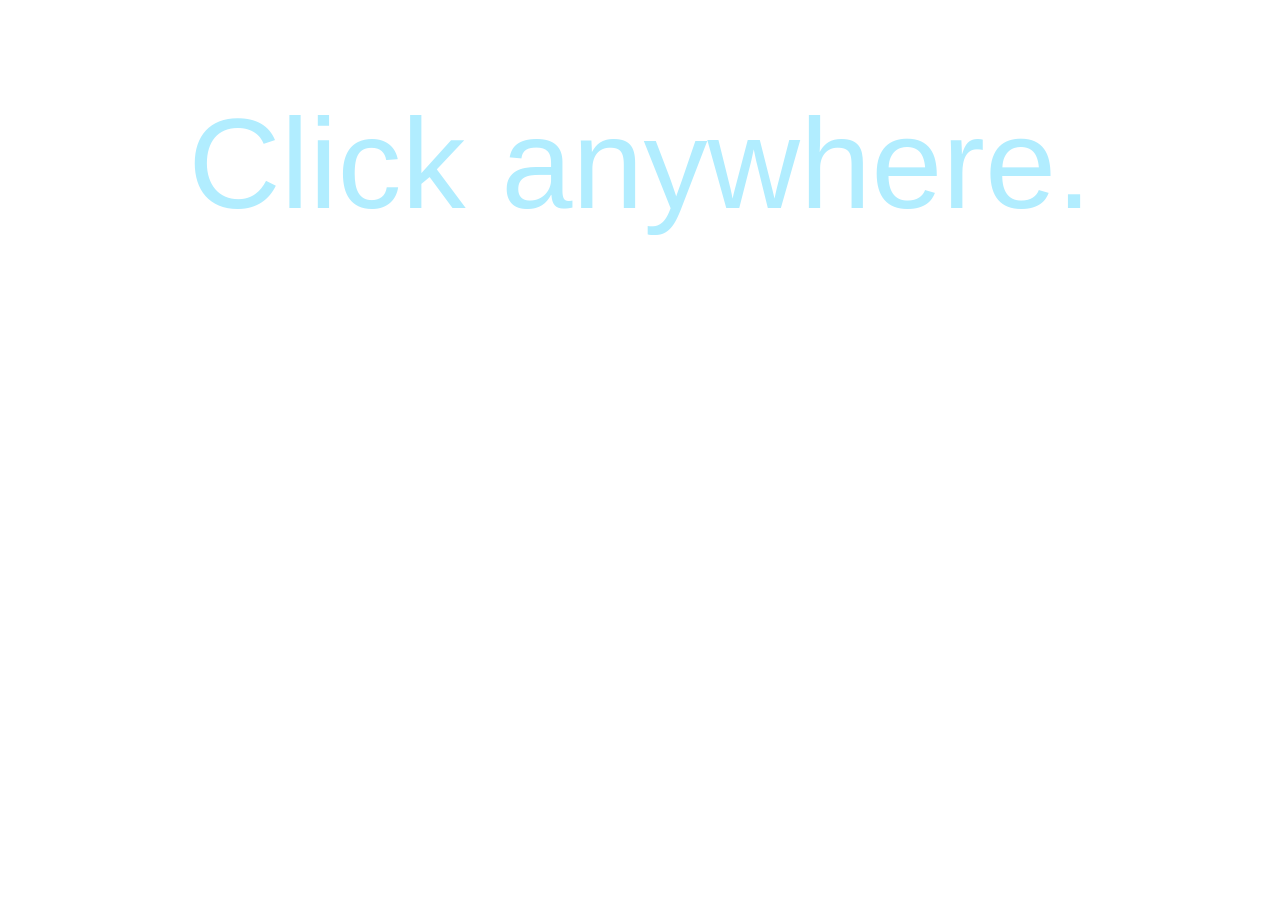
<file: pseudo3d/index.html>
<!doctype html>
<html>
<head>
    <meta charset="utf-8"/>
    <meta name="viewport" content="width=device-width, initial-scale=1"/>
    <title>Pseudo3d Tiles</title>
    <style>
        *{  
            margin: 0;
            box-sizing: border-box;
        }
        .screen-text{
            padding-top: 10vh;
            width: 100vw;
            text-align: center;
            font-family: sans-serif;
            font-size: 10vw;
            color:rgb(177, 237, 255);
        }
        .container{
            position: absolute;
            top:0;
            height: 100vh;
            width: 100vw;
            overflow: hidden;
            clip-path: inset(0 0);
        }
        .object-position{
            display: flex;
            flex-direction: column;
            align-items: center;
            justify-content: center;
            position: absolute;
            top:50%;
            left:50%;
            transform: translate(-50%, -50%);
            perspective: 1000px;
        }
        .object-visual-part{
            position: relative;
            width:100px;
            height:100px;
            background-color: rgb(74, 213, 255);
            border-radius: 10px;
            transition: 0.2s;
        }
        .light-shadow{
            position: relative;
            top: -100px;
            width: 100px;
            height: 100px;
            border-radius: 10px;
            background-color: rgba(0,0,0,0);
        }
        .c5{
            display: block;
            position: relative;
            top: 0;
            left: 0;
            width:100px;
            height:100px;
            margin-top: 0px;
            transition: 0.5s;
        }
        .object-visual-part:hover .c5{
            transform: rotate(360deg) scale(0.7, 0.7);
        }
        .object-visual-part::after {
            content: '';
            display: block;
            position: absolute;
            top: -2px;
            bottom: -2px;
            left: -2px;
            right: -2px;
            border-radius: 14px;
            border: 0px solid rgb(17, 113, 143);
        }
        .object-visual-part:hover::after{
            border-width: 4px;
        }
    </style>
    <script>
        /**
        {+,-}|{+,+}
        -----+-----
        {-,-}|{-,+}
        */

        function init(){
            let p = new Pseudo3D("container", 500, 95);

            p.init();
        }

        class Pseudo3D{
            constructor(containerId, perspective, fullAngle){
                this.containerId = containerId;
                this.container = document.getElementById(containerId);
                this.perspective = perspective;

                this.full_angle = fullAngle;
                this.sqr2 = 2**0.5;
                
                this.objects = [];
            }
            getParams(m, o){
                let dx = (m.x - o.x)/o.w,
                    dy = (o.y - m.y)/o.h,
                    angle = Math.round(this.full_angle*(((dx**2 + dy**2)**0.5)/this.sqr2));

                return { dx, dy, angle};
            }

            init(){
                this.onmousemove = this.onmousemove.bind(this);
                this.ontouchmove = this.ontouchmove.bind(this);
                this.onmouseclick = this.onmouseclick.bind(this);
                this.container.addEventListener("mousemove", this.onmousemove);
                this.container.addEventListener("touchmove", this.ontouchmove);
                this.container.addEventListener("click", this.onmouseclick);
            }
            addElement(x, y, innerHTML){
                let element = document.createElement("div"),
                    transform_part = document.createElement("div");

                element.classList.add("object-position");
                element.style.left = x;
                element.style.top = y;
                element.style.perspective  = this.perspective + 'px';

                transform_part.classList.add("transform-object");

                transform_part.innerHTML = innerHTML;

                element.appendChild(transform_part);
                this.container.appendChild(element);

                this.objects.push(element);

                return this;
            }
            ontouchmove(event){
                this.onmousemove(event.touches[0]);
            }
            onmouseclick(event){
                this.addElement(event.clientX +"px", event.clientY+"px",
                    `<div class='object-visual-part'>
                        <img class='c5' src='eye.svg'>
                        <div class='light-shadow'></div>
                    </div>`);
            }
            onmousemove(event){
                let {clientX: x, clientY: y} = event;

                for(let obj of this.objects){
                    let {dx, dy, angle} = this.getParams({x, y},{
                        x : obj.offsetLeft,
                        y : obj.offsetTop,
                        w : this.container.offsetWidth,
                        h : this.container.offsetHeight
                    });

                    obj.firstElementChild.style.setProperty("transform", `rotate3d(${dy},${dx},0,${angle}deg)`);
                    obj.querySelector(".light-shadow").style.setProperty("background-color", `rgba(${dy>=0?"255,255,255":"0,0,0"},${(dy>0?dy:(-dy+0.01)/2).toFixed(2)}`)
                }
            }
        }

    </script>
</head>
<body onload="init()">
    <div class="screen-text">Click anywhere.</div>
    <div class="container" id="container">
    </div>
</body>
</html>
</file>
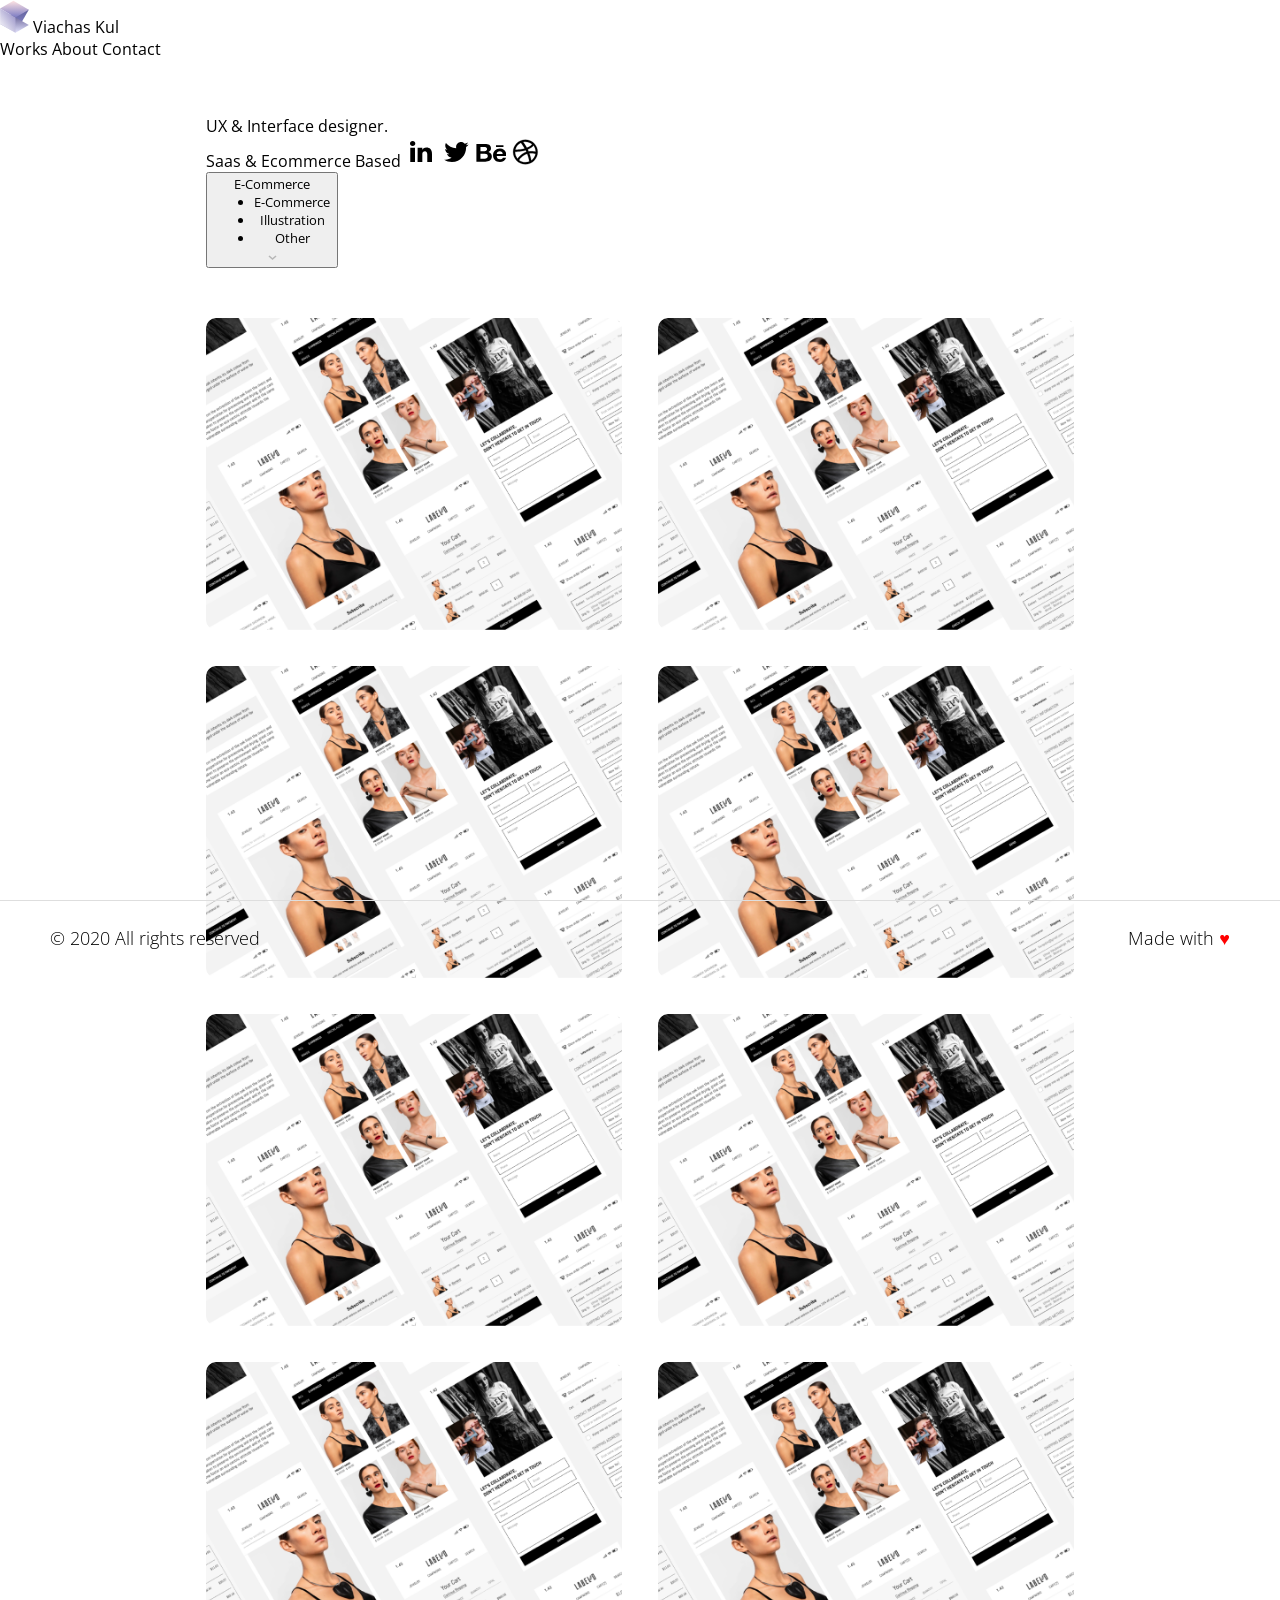
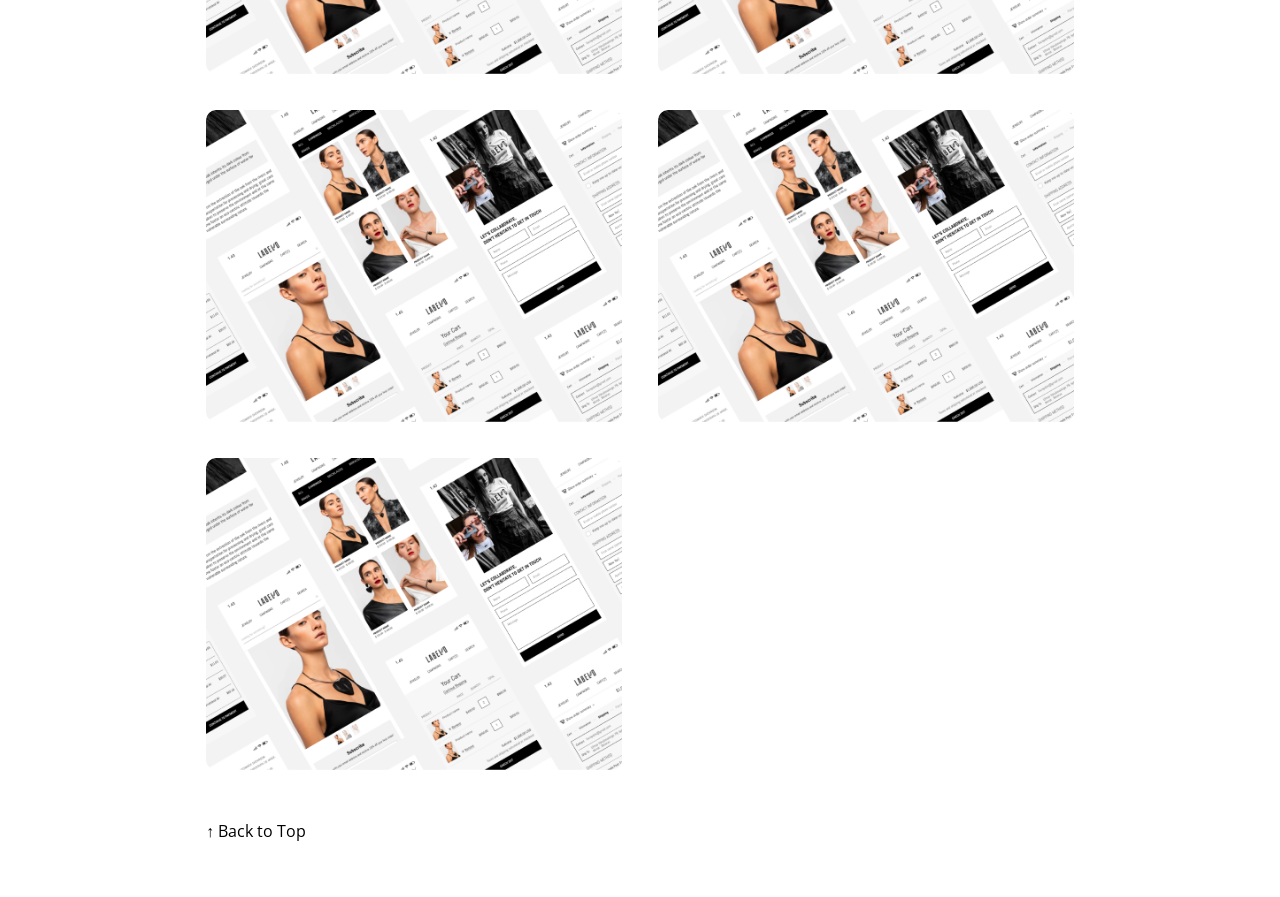
<file: slavaPortfolio/index.html>
<!DOCTYPE html>
<html>
    <head>
        <title>Cubic</title>
        <link rel="stylesheet" href="./src/css/style.css"/>
        <link href="https://fonts.googleapis.com/css2?family=Open+Sans:ital,wght@0,300;0,400;0,600;0,700;0,800;1,300;1,400;1,600;1,700;1,800&display=swap" rel="stylesheet">
    </head>
    <body>
        <header class="mainHeader">
            <div class="logo">
                <img src="./src/images/logo.svg">
                <span>Viachas Kul</span>
            </div>
            <div class="links">
                <a class="current">Works</a>
                <a>About</a>
                <a>Contact</a>
            </div>
        </header>
        <main>
            <p class="headline">UX & Interface designer.</p>
            <div>
                <span class="subheadline">Saas & Ecommerce Based</span>
                <img class="logos" src="./src/images/logo-linkedin.svg">
                <img class="logos" src="./src/images/logo-twitter.svg">
                <img class="logos" src="./src/images/logo-behance.svg">
                <img class="logos" src="./src/images/logo-dribbble.svg"> 
            </div>
            <div class="filter">
                <button id="filterButton">
                    <span id="filterButtonTitle">E-Commerce</span>
                    <ul id="filterButtonUl" class="filterList">
                        <li value="li_ecommerce" class="selected">E-Commerce</li>
                        <li value="li_illustration" >Illustration</li>
                        <li value="li_other" >Other</li>
                    </ul>
                    <img src="./src/images/arrow-down.svg">
                </button>
            </div>
            <ol class="grid">
                <li class="item">
                    <img src="./src/images/articles/unnamed_1.png">
                    <div class="hover">
                        <span class="headline">Jewelry Online Store</span>
                        <span class="tags">UI / Visual Design, UX Design</span>
                    </div>
                </li>
                <li class="item">
                    <img src="./src/images/articles/unnamed_1.png">
                    <div class="hover">
                        <span class="headline">Jewelry Online Store</span>
                        <span class="tags">UI / Visual Design, UX Design</span>
                    </div>
                </li>
                <li class="item">
                    <img src="./src/images/articles/unnamed_1.png">
                    <div class="hover">
                        <span class="headline">Jewelry Online Store</span>
                        <span class="tags">UI / Visual Design, UX Design</span>
                    </div>
                </li>
                <li class="item">
                    <img src="./src/images/articles/unnamed_1.png">
                    <div class="hover">
                        <span class="headline">Jewelry Online Store</span>
                        <span class="tags">UI / Visual Design, UX Design</span>
                    </div>
                </li>
                <li class="item">
                    <img src="./src/images/articles/unnamed_1.png">
                    <div class="hover">
                        <span class="headline">Jewelry Online Store</span>
                        <span class="tags">UI / Visual Design, UX Design</span>
                    </div>
                </li>
                <li class="item">
                    <img src="./src/images/articles/unnamed_1.png">
                    <div class="hover">
                        <span class="headline">Jewelry Online Store</span>
                        <span class="tags">UI / Visual Design, UX Design</span>
                    </div>
                </li>
                <li class="item">
                    <img src="./src/images/articles/unnamed_1.png">
                    <div class="hover">
                        <span class="headline">Jewelry Online Store</span>
                        <span class="tags">UI / Visual Design, UX Design</span>
                    </div>
                </li>
                <li class="item">
                    <img src="./src/images/articles/unnamed_1.png">
                    <div class="hover">
                        <span class="headline">Jewelry Online Store</span>
                        <span class="tags">UI / Visual Design, UX Design</span>
                    </div>
                </li>
                <li class="item">
                    <img src="./src/images/articles/unnamed_1.png">
                    <div class="hover">
                        <span class="headline">Jewelry Online Store</span>
                        <span class="tags">UI / Visual Design, UX Design</span>
                    </div>
                </li>
                <li class="item">
                    <img src="./src/images/articles/unnamed_1.png">
                    <div class="hover">
                        <span class="headline">Jewelry Online Store</span>
                        <span class="tags">UI / Visual Design, UX Design</span>
                    </div>
                </li>
                <li class="item">
                    <img src="./src/images/articles/unnamed_1.png">
                    <div class="hover">
                        <span class="headline">Jewelry Online Store</span>
                        <span class="tags">UI / Visual Design, UX Design</span>
                    </div>
                </li>
            </ol>
            <div class="backToTop" onclick="window.scrollTo(0,0)">
                <span>↑ Back to Top</span>
            </div>
        </main>
        <footer class="footer">
            <span>© 2020 All rights reserved</span>
            <span>Made with <b style="color:red">♥</b></span>
        </footer>
    </body>
    <script>
        async function checkJSON(){
            let response = await fetch("./structure.json");
            if(response.ok){
                let json = await response.json();
                console.log(json);
            } else {
                console.log("Ошибка:" + response.status);
            }
        }
        checkJSON();

        function openFilter(e){
            filterButtonUl.classList.add("opened");
            filterButton.classList.add("openedFilter");
            e.stopPropagation();
            window.addEventListener("click", ()=>{
                filterButtonUl.classList.remove("opened");
                filterButton.classList.remove("openedFilter");
            }, {once : true});
        }

        function changeFilter(target, filterName){
            window.history.replaceState({},"Cubic",`/?filter=${target.getAttribute("value").replace("li_","")}`);
            filterButtonTitle.innerText = filterName;
            filterButtonUl.querySelector("li.selected").classList.remove("selected");
            target.classList.add("selected");
        }
      
        function onChangeFilter(e){
            changeFilter(e.target, e.target.innerText);
            filterButtonUl.classList.remove("opened");
            filterButton.classList.remove("openedFilter");
            e.stopPropagation();
        }

      
        filterButton.addEventListener("click", openFilter, false);
        for(let i=0; i<filterButtonUl.children.length; i++)
            filterButtonUl.children[i].addEventListener("click", onChangeFilter, false);

        function refresh(){
            let searchParams = new URLSearchParams(window.location.search);
            if(searchParams.has("filter")){
              let filter = "ecommerce"
              switch(searchParams.get("filter")){
                case "ecommerce": filter = "ecommerce"; break;
                case "illustration": filter = "illustration"; break;
                case "other": filter = "other"; break;
              }
              filter = document.querySelector(`li[value=li_${filter}]`);
              changeFilter(filter, filter.innerText);
            }
        }
      

        refresh();
    </script>
</html>
</file>
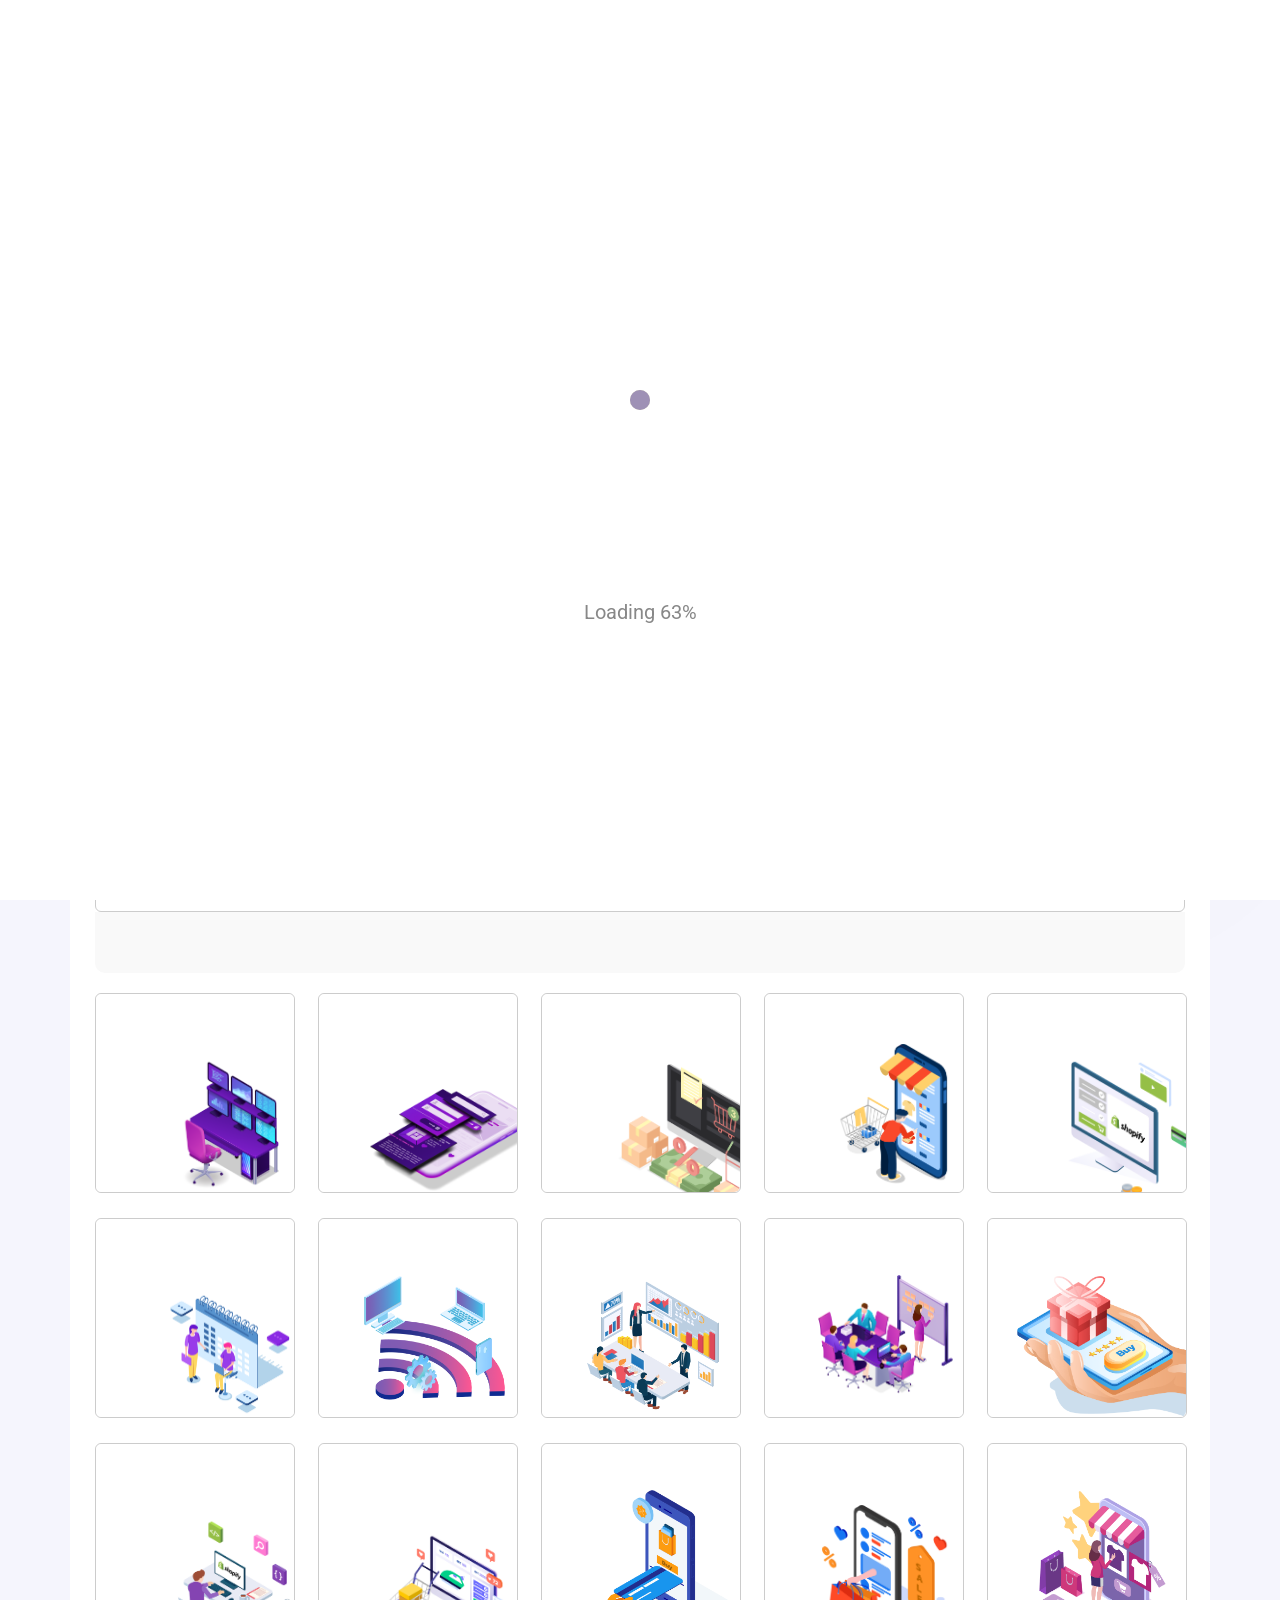
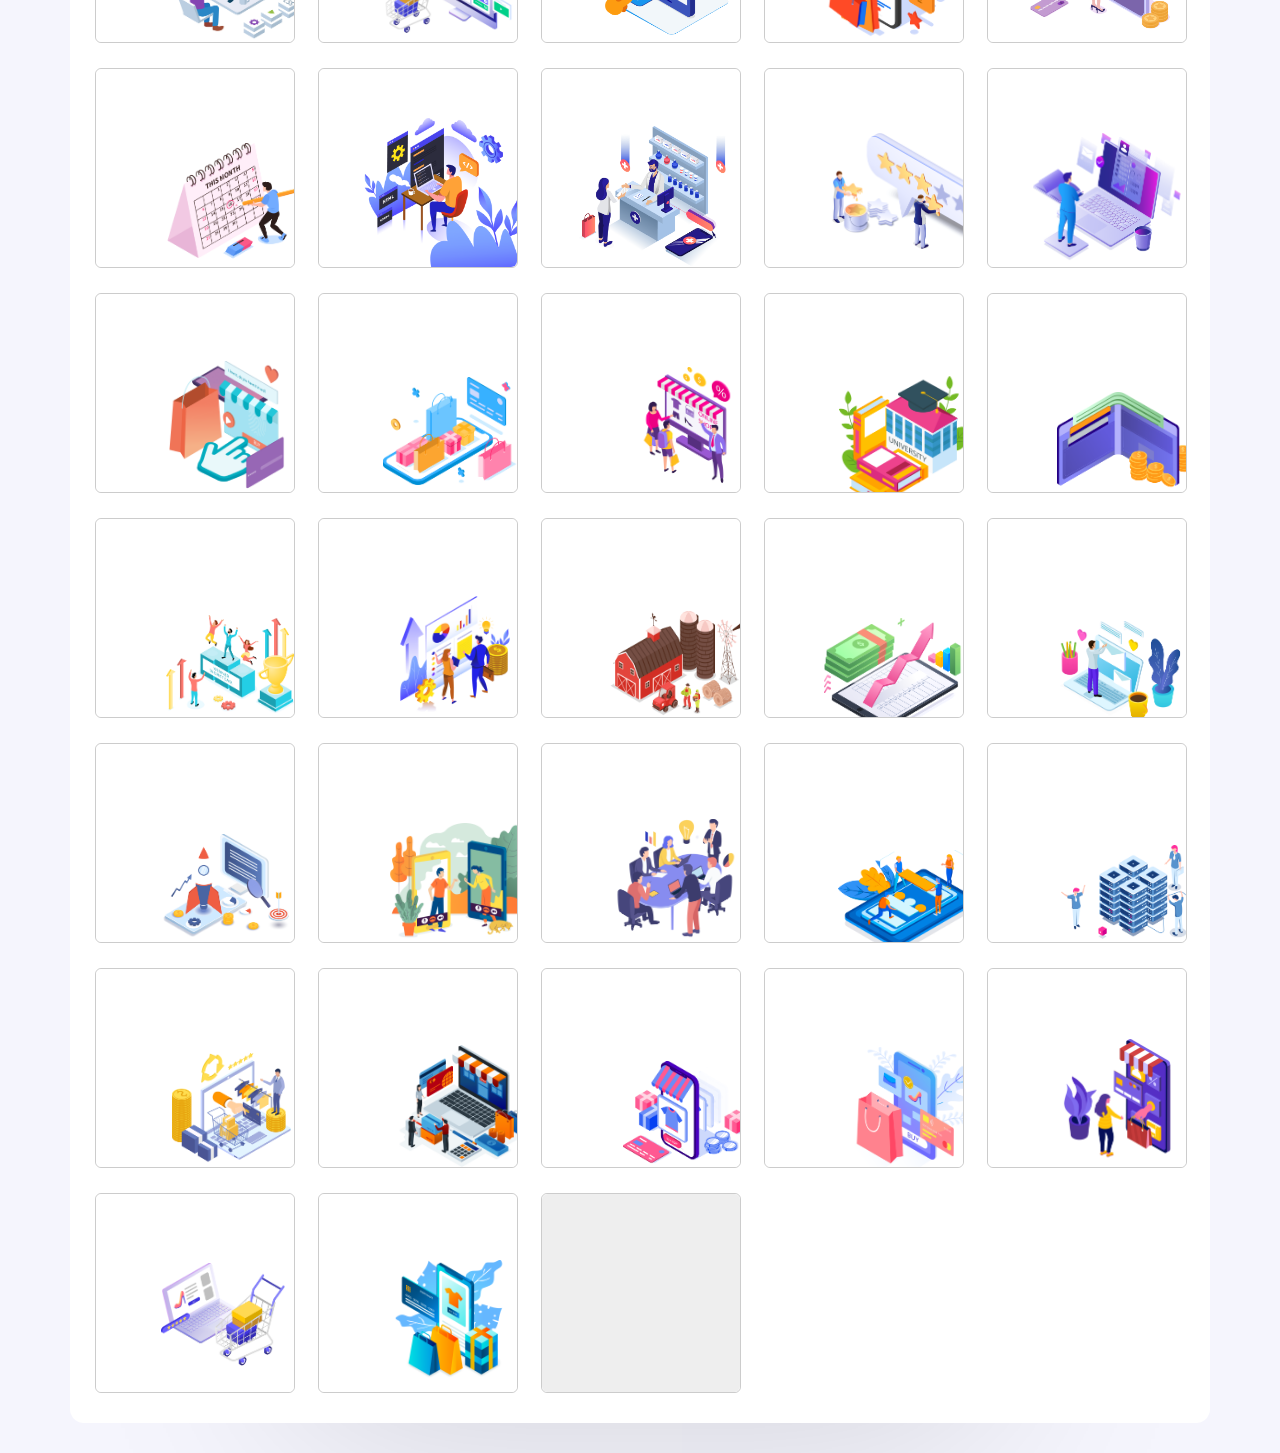
<file: playground/blog-image-creator/index.html>
<html>
    <head>
        <meta charset="utf-8">
        <script defer src="./src/script/jszip.js"></script>
        <script defer src="./src/script/script.js"></script>
        <link href="https://fonts.googleapis.com/css2?family=Roboto:wght@100;300;400;500;700;900&display=swap" rel="stylesheet">
        <style>
            *{
                margin:0;
                padding: 0;
                font-family: sans-serif;
                outline: none;
                resize: none;
            }
            :root{
                --preloader-text: #7c7c7c;
            }
            canvas{
                width: 100%;
            }
            body.loading{
                overflow: hidden;
            }
            #preloader{
                position: fixed;
                top: 0;
                left: 0;
                bottom: 0;
                right: 0;
                z-index: 9999;
                background:white;
            }
            .preloader{
                position: absolute;
                top: 50%;
                left: 50%;
            }
            .preloader-rotater{
                position: absolute;
                top: 0;
                left: 0;
                height: 0;
                width: 0;
                animation: rotate 1.5s infinite;
                opacity: 0.2;
            }
            .preloader > .preloader-rotater:nth-child(2){
                animation-delay: 0.1s;
            }
            .preloader > .preloader-rotater:nth-child(3){
                animation-delay: 0.2s;
            }
            .preloader > .preloader-rotater:nth-child(4){
                animation-delay: 0.3s;
            }
            .preloader > .preloader-rotater:nth-child(5){
                animation-delay: 0.4s;
            }
            .preloader > .preloader-rotater:nth-child(6){
                animation-delay: .5s;
            }
            .preloader-rotater  > div{
                position: absolute ;
                top: -10px;
                left: -10px;
                width: 20px;
                height: 20px;
                background: #aaa;
                border-radius: 100%;
                transform: translateY(-50px);
            }
            .preloader-rotater:nth-child(1) > div{
                background: rgb(255, 0, 0);
            }
            .preloader-rotater:nth-child(2) > div{
                background: rgb(255, 208, 0);
            }
            .preloader-rotater:nth-child(3) > div{
                background: rgb(51, 255, 0);
            }
            .preloader-rotater:nth-child(4) > div{
                background: rgb(0, 255, 221);
            }
            .preloader-rotater:nth-child(5) > div{
                background: rgb(0, 26, 255);
            }
            .preloader-rotater:nth-child(6) > div{
                background: rgb(255, 0, 234);
            }
            #preloader_text{
                position: absolute;
                top: calc(50% + 150px);
                left: 0;
                width: 100%;
                text-align: center;
                font-size: 20px;
                color: #888;
            }
            @keyframes pulse{
                from {opacity: 0.6;}
                50% {opacity: 1;}
                to {opacity: 0.6;}
            }
            @keyframes rotate{
                from {transform: rotate(0deg);}
                to {transform: rotate(360deg);}
            }
        </style>
        <link rel="stylesheet" href="./src/css/style.css"/>
    </head>
    <body class="loading">
        <div id="preloader">
            <div class="preloader">
                <div class="preloader-rotater">
                    <div></div>
                </div>
                <div class="preloader-rotater">
                    <div></div>
                </div>
                <div class="preloader-rotater">
                    <div></div>
                </div>
                <div class="preloader-rotater">
                    <div></div>
                </div>
                <div class="preloader-rotater">
                    <div></div>
                </div>
                <div class="preloader-rotater">
                    <div></div>
                </div>
            </div>
            <span id="preloader_text">Loading...</span>
        </div>
        <div class="content-container column-container space-between">
            <div id="content" class="column-container">
                <input type="checkbox" id="settings-switcher" checked>
                <div class="main-panel row-container space-between">
                    <div class="output-panel column-container">
                        <canvas id="canvas" width="100%" height="50%" class="canvas"></canvas>
                        <span class="label margin-top-middle">Input Your Text</span>
                        <textarea id="text" class="textarea margin-top-low"></textarea>
                        <div class="row-container space-between margin-top-middle align-center">
                            <div class="row-container">
                                <button id="download">Download PNG</button>
                                <button id="randomize" class="transparent">Random image</button>
                            </div>
                            <label for="settings-switcher" id="settings-switcher-label">
                                <div class="icon" id="openOptions">
                                    <svg xmlns="http://www.w3.org/2000/svg" width="40" height="40" viewBox="0 0 40 40" fill="none">
                                        <path d="M2.40039 11.2002C2.77248 11.2002 15.8888 11.2002 22.4004 11.2002" stroke="#FF3366" stroke-width="1.2"/>
                                        <path d="M37.5996 28.7998C37.2275 28.7998 24.1112 28.7998 17.5996 28.7998" stroke="#FF3366" stroke-width="1.2"/>
                                        <path d="M29.5996 11.2002C29.7484 11.2002 34.995 11.2002 37.5996 11.2002" stroke="#FF3366" stroke-width="1.2"/>
                                        <path d="M10.4004 28.7998C10.2516 28.7998 5.00504 28.7998 2.40039 28.7998" stroke="#FF3366" stroke-width="1.2"/>
                                        <path d="M29.8004 11.2002C29.8004 13.078 28.2782 14.6002 26.4004 14.6002C24.5226 14.6002 23.0004 13.078 23.0004 11.2002C23.0004 9.32243 24.5226 7.8002 26.4004 7.8002C28.2782 7.8002 29.8004 9.32243 29.8004 11.2002Z" stroke="#FF3366" stroke-width="1.2"/>
                                        <path d="M10.6 29C10.6 27.1222 12.1222 25.6 14 25.6C15.8778 25.6 17.4 27.1222 17.4 29C17.4 30.8778 15.8778 32.4 14 32.4C12.1222 32.4 10.6 30.8778 10.6 29Z" stroke="#FF3366" stroke-width="1.2"/>
                                    </svg>
                                </div>
                            </label>
                        </div>
                    </div>
                    <div class="palette-panel column-container">
                        <span class="label">Select Background</span>
                        <ul id="colors" class="palette margin-top-low column-container"></ul>
                    </div>
                </div>
                
                <div class="settings column-container margin-top-middle">
                    <div class="row-container space-between align-center">
                        <span class="title">Settings</span>
                        <label for="settings-switcher"><span class="operation">Hide settings</span></label>
                    </div>

                    <div class="tabs-container margin-top-middle">
                        <input class="radio" id="one" name="group" type="radio" checked>
                        <input class="radio" id="two" name="group" type="radio">
                        <input class="radio" id="three" name="group" type="radio">
                        <input class="radio" id="four" name="group" type="radio">
                        <div class="tabs-labels">
                            <label id="one-label" for="one">Text</label>
                            <label id="two-label" for="two">Illustration</label>
                            <label id="three-label" for="three">Color</label>
                            <label id="four-label" for="four">Additional</label>
                        </div>
                        <div class="tabs">
                            <div class="tab" id="one-tab">
                                <div class="row-container align-flex-start">
                                    <div class="column-container" style="width:250px; margin-right: 30px;">
                                        <div class="checkbox margin-top-low">
                                            <input type="checkbox" id="autoResizeText"  oninput="APP.options.toggleAutoResize(this)">
                                            <label for="autoResizeText">Auto resize Text</label>
                                        </div>
                                        <div class="checkbox margin-top-middle">
                                            <input type="checkbox" id="showTextBox" oninput="APP.options.toggleShowBorders(this)">
                                            <label for="showTextBox">Show Text Borders</label>
                                        </div>
                                    </div>
                                    <div class="column-container" style="width:270px">
                                        <div class="input">
                                            <label>Highlighted Lines(with a comma)</label>
                                            <input type="text" value="" id="highlightedLines">
                                        </div>
                                    </div>
                                </div>
                                
                                <div class="spoiler margin-top-high">
                                    <input type="checkbox" id="spoiler_1">
                                    <label for="spoiler_1">Additional settings</label>
                                    <div class="content">
                                        <div class="row-container align-flex-start">
                                            <div class="column-container" style="width:calc((100% - 90px) / 4); margin-right: 30px;">
                                                <div class="input">
                                                    <label>Font size</label>
                                                    <input type="number" value="100"  id="fontSize"  oninput="APP.options.changeSettings('fontSize' ,this.value, true)">
                                                </div>
                                                <div class="input margin-top-middle">
                                                    <label>Text border-box width</label>
                                                    <input type="number" value="100" id="textBoxWidth" oninput="APP.options.changeTextBox(this)">
                                                </div>
                                            </div>
                                            <div class="column-container" style="width:calc((100% - 90px) / 4); margin-right: 30px;">
                                                <div class="input">
                                                    <label>Line Height</label>
                                                    <input type="number" value="100"id="lineHeight" oninput="APP.options.changeSettings('lineHeight' ,this.value, true)">
                                                </div>
                                                <div class="input margin-top-middle">
                                                    <label>Text border-box height</label>
                                                    <input type="number" value="100" id="textBoxHeight" oninput="APP.options.changeTextBox(this, true)">
                                                </div>
                                            </div>
                                            <div class="column-container" style="width:calc((100% - 90px) / 4); margin-right: 30px;">
                                                <div class="input">
                                                    <label>Text left</label>
                                                    <input type="number" value="100" id="textLeft"  oninput="APP.options.changeSettings('textLeft' ,this.value, true)">
                                                </div>
                                            </div>
                                            <div class="column-container" style="width:calc((100% - 90px) / 4);">
                                                <div class="input">
                                                    <label>Text right</label>
                                                    <input type="number" value="100" id="textTop"  oninput="APP.options.changeSettings('textTop' ,this.value, true)">
                                                </div>
                                            </div>
                                        </div>
                                    </div>
                                </div>
                            </div>

                            <div class="tab" id="two-tab">
                                <div class="row-container align-flex-start">
                                    <div class="column-container" style="width:calc((100% - 90px) / 6); margin-right: 30px;">
                                        <div class="input">
                                            <label>Illustration width</label>
                                            <input type="number" value="100" id="width" oninput="APP.options.changeIllustrationBox(this.value)">
                                        </div>
                                    </div>
                                    <div class="column-container" style="width:calc((100% - 90px) / 6); margin-right: 30px;">
                                        <div class="input">
                                            <label>Illustration height</label>
                                            <input type="number" value="100" id="height" oninput="APP.options.changeIllustrationBox(this.value, true)">
                                        </div>
                                    </div>
                                </div>
                                <div class="row-container align-flex-start margin-top-middle">
                                    <div class="column-container" style="width:calc((100% - 90px) / 6); margin-right: 30px;">
                                        <div class="input">
                                            <label>Left</label>
                                            <input type="number" value="100" id="illustrationX" oninput="APP.options.changeIllustration('x',this.value)">
                                        </div>
                                    </div>
                                    <div class="column-container" style="width:calc((100% - 90px) / 6); margin-right: 30px;">
                                        <div class="input">
                                            <label>Top</label>
                                            <input type="number" value="100" id="illustrationY" oninput="APP.options.changeIllustration('y',this.value)">
                                        </div>
                                    </div>
                                    <div class="column-container" style="width:calc((100% - 90px) / 3);">
                                        <div class="input">
                                            <label>Tags</label>
                                            <input type="text" value="100" id="illustrationTags">
                                        </div>
                                    </div>
                                </div>
                                <div class="row-container align-flex-start margin-top-middle">
                                    <div class="column-container" style="width:calc((100% - 90px) / 6); margin-right: 30px;">
                                        <div class="input">
                                            <label>Name</label>
                                            <input type="text" value="100" id="illustrationName" oninput="APP.options.changeIllustration('name',this.value)">
                                        </div>
                                    </div>
                                    <div class="column-container" style="width:calc((100% - 90px) / 6); margin-right: 30px;">
                                        <div class="input">
                                            <label>Description</label>
                                            <input type="text" value="100" id="illustrationDescr" oninput="APP.options.changeIllustration('descr',this.value)">
                                        </div>
                                    </div>
                                    <div class="column-container" style="width:calc((100% - 90px) / 5); margin-right: 30px;">
                                        <div class="input">
                                            <label>Source</label>
                                            <input type="text" value="100" id="illustrationSrc" oninput="APP.options.changeIllustration('src',this.value)">
                                        </div>
                                    </div>
                                    <div class="column-container" style="align-self: flex-end;padding-bottom: 11.5px;">
                                        <span class="operation" onclick="APP.addIllustration()">+ Add New Image</span>
                                    </div>
                                </div>
                            </div>

                            <div class="tab" id="three-tab">
                                <div class="row-container align-flex-start">

                                    <div class="input color" style="width:calc((100% - 90px) / 4); margin-right: 30px;">
                                        <label>Figure color</label>
                                        <div class="row-container">
                                            <input type="text" id="backBlurFigure" alt="figure">
                                            <input type="color" for="backBlurFigure" oninput="this.previousElementSibling.dispatchEvent(new CustomEvent('input', {detail:{'value':this.value}}))">
                                        </div>
                                    </div>
                                    <div class="input color" style="width:calc((100% - 90px) / 4); margin-right: 30px;">
                                        <label>Background top color</label>
                                        <div class="row-container">
                                            <input type="text" id="backBlurFirst" alt="backFirst">
                                            <input type="color" for="backBlurFirst" oninput="this.previousElementSibling.dispatchEvent(new CustomEvent('input', {detail:{'value':this.value}}))">
                                        </div>
                                    </div>
                                    <div class="input color" style="width:calc((100% - 90px) / 4); margin-right: 30px;">
                                        <label>Background bottom color</label>
                                        <div class="row-container">
                                            <input type="text" id="backBlurLast" alt="backLast">
                                            <input type="color" for="backBlurLast" oninput="this.previousElementSibling.dispatchEvent(new CustomEvent('input', {detail:{'value':this.value}}))">
                                        </div>
                                    </div>

                                </div>
                                <div class="row-container align-flex-start margin-top-middle">

                                    <div class="input" style="width:calc((100% - 90px) / 5); margin-right: 30px;">
                                        <label>Name</label>
                                        <input type="text" value="-" id="backBlurName" oninput="APP.options.changeColor('name',this.value)">
                                    </div>
                                    <div class="column-container" style="align-self: flex-end;padding-bottom: 11.5px;">
                                        <span class="operation" onclick="APP.addColor()">+ Add New Color</span>
                                    </div>

                                </div>

                                <div class="spoiler margin-top-high">
                                    <input type="checkbox" id="spoiler_2">
                                    <label for="spoiler_2">Additional settings</label>
                                    <div class="content">

                                        <div class="row-container align-flex-start">
                                            <div class="input color" style="width:calc((100% - 90px) / 5); margin-right: 30px;">
                                                <label>Highlighted text color</label>
                                                <div class="row-container">
                                                    <input type="text" for="highlightedTextColor"  oninput="APP.options.changeSettings('textColor', this.value)">
                                                    <input type="color" id="highlightedTextColor" oninput="this.previousElementSibling.dispatchEvent(new CustomEvent('input', {detail:{'value':this.value}}))">
                                                </div>
                                            </div>
                                            <div class="input color" style="width:calc((100% - 90px) / 5); margin-right: 30px;">
                                                <label>Highlight color</label>
                                                <div class="row-container">
                                                    <input type="text" for="highlightColor" oninput="APP.options.changeSettings('fieldColor', this.value)">
                                                    <input type="color" id="highlightColor" oninput="this.previousElementSibling.dispatchEvent(new CustomEvent('input', {detail:{'value':this.value}}))">
                                                </div>
                                            </div>
                                            <div class="input color" style="width:calc((100% - 90px) / 5); margin-right: 30px;">
                                                <label>Text color</label>
                                                <div class="row-container">
                                                    <input type="text" for="textColor" oninput="APP.options.changeSettings('titleColor', this.value)">
                                                    <input type="color" id="textColor" oninput="this.previousElementSibling.dispatchEvent(new CustomEvent('input', {detail:{'value':this.value}}))">
                                                </div>
                                            </div>
                                        </div>

                                    </div>
                                </div>
                            </div>

                            <div class="tab" id="four-tab">
                                <div class="column-container">
                                    <span class="operation" onclick="APP.getSettingsJSON()">Download settings.json</span>
                                    <span class="operation margin-top-middle" onclick="APP.getIllustrationsJSON()">Download illustrations.json</span>
                                    <span class="operation margin-top-middle" onclick="APP.getColorsJSON()">Download backBlur.json</span>
                                    <span class="operation margin-top-middle" onclick="APP.getAllFiles()">Download all files</span>
                                </div>
                            </div>
                        </div>
                    </div>
                </div>
                <div class="illustrations-panel margin-top-middle">
                    <span class="label">Select Illusration</span>
                    
                    <div class="filter-container row-container tags-bar" id="tags-bar">
                        <input type="text" class="tags text-input margin-top-low" id="filter" placeholder="Find Image by Tag">
                    </div>
                    <div class="tags-suggestion-bar">
                        <div class="row-container" id="tags-suggestion-bar">
                        </div>
                        <ul id="validIllustrations" class="illustrations grid">
                        </ul>
                    </div>
                    <ul id="illustrations" class="illustrations grid margin-top-middle">
                    </ul>
                </div>
            </div>
        </div>
        <script defer>
            document.body.querySelectorAll(".input.color > div > input[type='text']").forEach(i=>i.addEventListener("input", (e)=>{
                if(!e.isTrusted) e.target.value = e.detail.value;
            }));
        </script>
    </body>
</html>
</file>
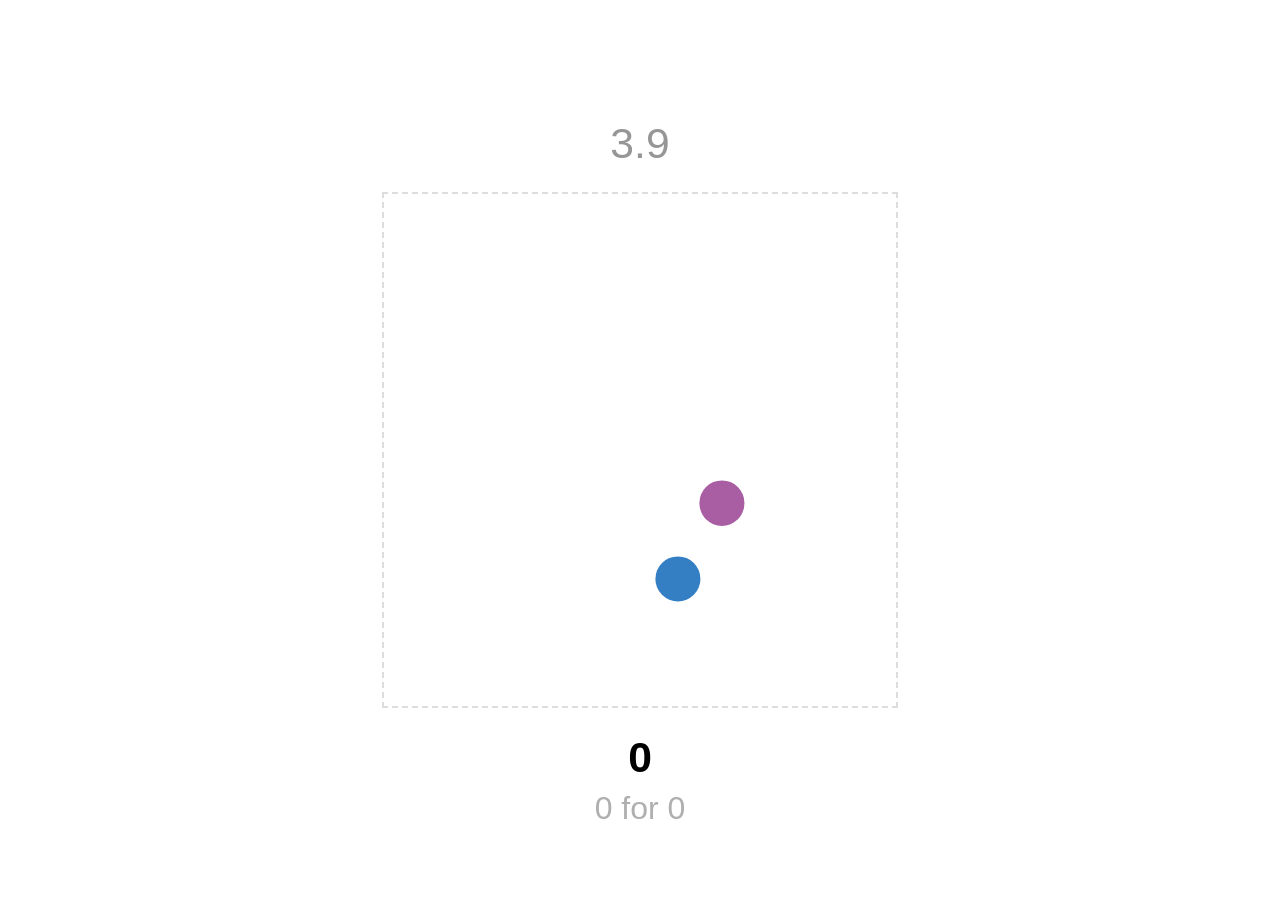
<file: playground/easy/index.html>
<html lang="en">
<head>
    <meta charset="UTF-8">
    <meta http-equiv="X-UA-Compatible" content="IE=edge">
    <meta name="viewport" content="width=device-width, initial-scale=1.0">
    <title>Easy</title>
    <link rel="stylesheet" href="./index.css?v=25-10-07-28">
    <script src="./index.js?v=25-10-07-28"></script>
</head>
<body>
    <div class="sides">
        <div class="card"></div>
        <div class="ball"></div>
        <div class="touch"> </div>
    </div>

    <div class="balls">
    </div>

    <div class="score">0</div>
    <div class="highscore">-</div>
    <div class="elapsed">0</div>
    <div class="log"></div>
</body>
</html>
</file>
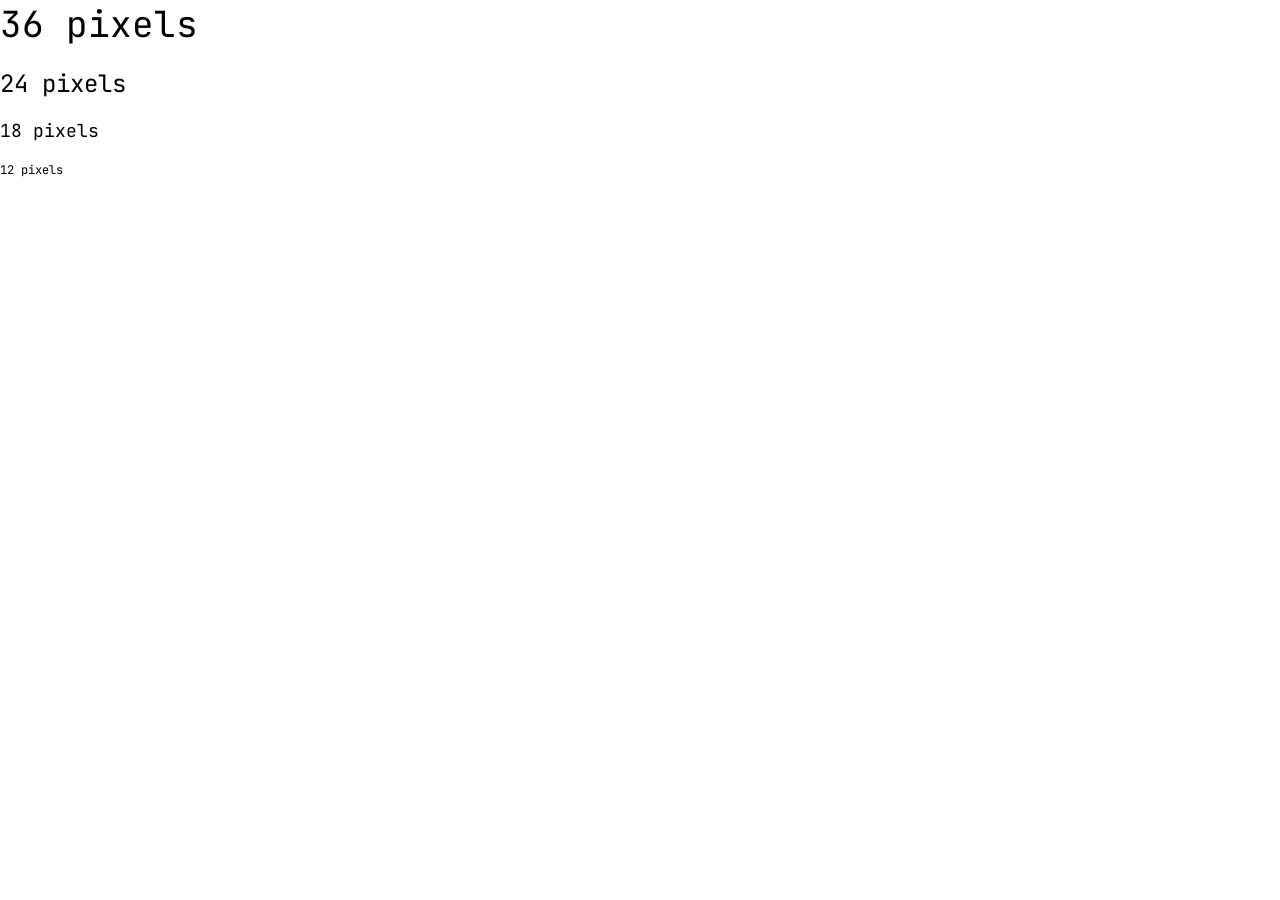
<file: playground/wrk/index.html>
<html lang="en">
<head>
    <meta charset="UTF-8">
    <meta http-equiv="X-UA-Compatible" content="IE=edge">
    <meta name="viewport" content="width=device-width, initial-scale=1.0">
    <title>wrk</title>
</head>
<style>
    @import url('https://fonts.googleapis.com/css2?family=JetBrains+Mono:wght@100;200;300;400;500;600;700;800&family=Noto+Serif:wght@700&display=swap');
    </style>
<style>
    *{
        font-family: 'JetBrains Mono';
        margin: 0;
        box-sizing: border-box;
    }

    .t36{
        font-size: 36px;
    }
    .t24{
        font-size: 24px;
    }
    .t18{
        font-size: 18px;
    }
    .t12{
        font-size: 12px;
    }

    body{
        display: flex;
        flex-direction: column;
        gap: 20px;
    }
</style>
<body>
    <div class="t36">36 pixels</div>
    <div class="t24">24 pixels</div>
    <div class="t18">18 pixels</div>
    <div class="t12">12 pixels</div>
</body>
</html>
</file>
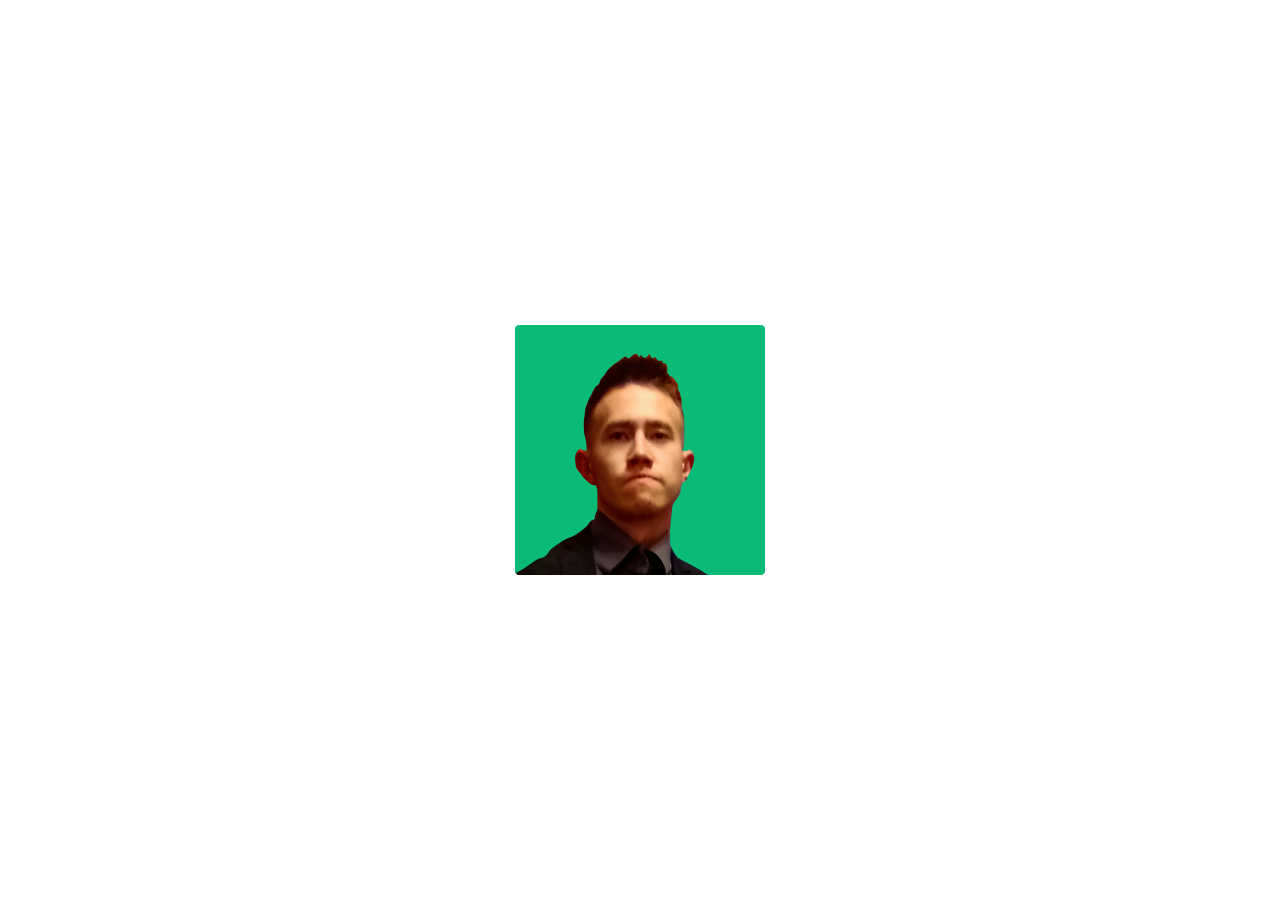
<file: pseudo3d/another-index.html>
<!doctype html>
<html>
<head>
    <meta charset="utf-8"/>
    <meta name="viewport" content="width=device-width, initial-scale=1"/>
    <title>block</title>
    <style>
        *{
            box-sizing: border-box;
        }
        .c1{
            position: absolute;
            z-index: 10;
            top:0;
            left:0;
            bottom: 0;
            right: 0;
            height: 100vh;
            width: 100vw;
            overflow: hidden;
        }

        .c2{
            z-index: 1;
            top:50%;
            left:50%;
            position: absolute;
            transform: translate(-50%, -50%);
            perspective: 1000px;
            transform-style: preserve-3d;
        }

        .c3{
            transform: rotate3d(0, 1, 0, 0deg);
            transition: 0.25s;
            clip-path: circle(70%);
        }

        .right{
            transform: rotate3d(0, 1, 0, 20deg);
        }
        .left{
            transform: rotate3d(0, 1, 0, -20deg);
        }
        .up{
            transform: rotate3d(1, 1, 0, 20deg);
        }
        .down{
            transform: rotate3d(1, 0, 0, 20deg);
        }
        
        .c4{
            width:250px;
            height:250px;
            background-color: rgb(10, 187, 119);
            clip-path: inset(0 0);
        }

        .c5{
            width:250px;
            height:250px;
            margin-top: 0px;
            transition: 0.25s;
        }

        .c2:hover .c5{
            margin-top:250px;
        }
    </style>
    <script>
        /**
        {+,-}|{+,+}
        -----+-----
        {-,-}|{-,+}
        */
        let sqr2 = 2**0.5;

        function getSign(number){
            return number > 0? 1 : (number < 0? -1: 0);
        }

        function mod(number){
            return number > 0? number : -number;
        }

        function mouseCheck(event){
            let container = document.getElementById("container"),
                c3 = container.querySelector('.c3'),
                {clientX: x, clientY: y} = event,
                {offsetWidth: x0, offsetHeight: y0} = container,
                dx, dy, zx, zy, mx, my, sx, sy, d, ang;

            x0 /= 2; y0 /= 2;
            dx = (x - x0)/x0; dy = (y0 - y)/y0;
            zx = getSign(dx); zy = getSign(dy);
            mx = mod(dx); my = mod(dy); 
            sx = zy*my; sy = zx*mx;
            d = (dx**2 + dy**2)**0.5;
            ang = Math.round(90*(d/sqr2));

            c3.style.setProperty("transform", `rotate3d(${sx},${sy},0,${ang}deg)`)

            //console.log(d.toFixed(3), d<sqr2);
        }

        function keyCheck(event){
            let element = document.querySelector('.c3');
            console.log(element,event.key);
            switch(event.key){
                case '8':
                    element.classList.remove("up","left","down","right");
                    element.classList.add("up");
                    break;
                case '2':
                    element.classList.remove("up","left","down","right");
                    element.classList.add("down");
                    break;
                case '4':
                    element.classList.remove("up","left","down","right");
                    element.classList.add("left");
                    break;
                case '6':
                    element.classList.remove("up","left","down","right");
                    element.classList.add("right");
                    break;
            }
        }

        function init(){
            let c1 = document.querySelector("#container");
            c1.addEventListener("mousemove", mouseCheck);
            //document.addEventListener("keypress", keyCheck);
        }

    </script>
</head>
<body onload="init()">
    <div class="c1" id="container">
        <div class="c2">
            <div class="c3">
                <div class="c4">
                    <img class="c5" src="avatar.png">
                </div>
            </div>
        </div>
    </div>
</body>
</html>
</file>
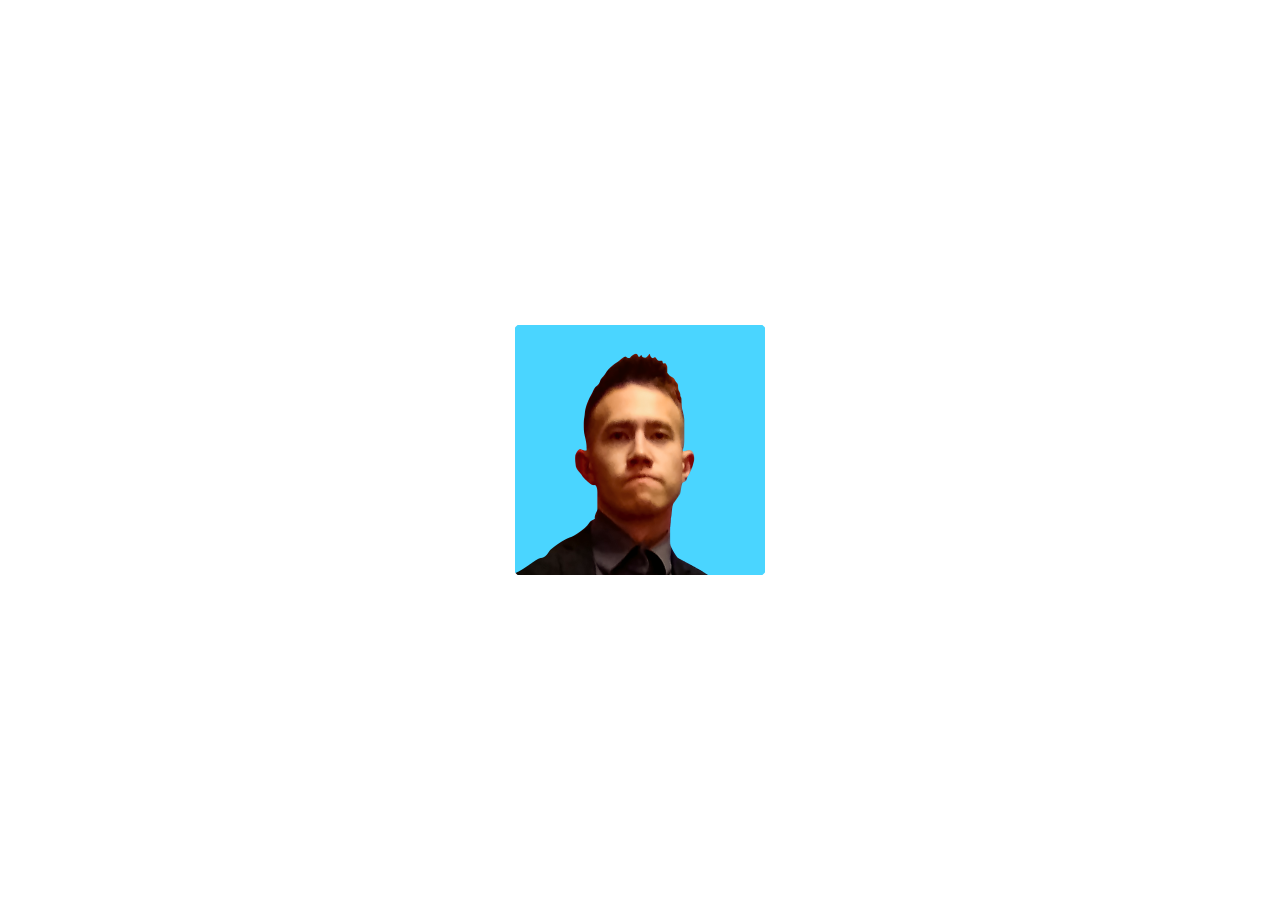
<file: pseudo3d/raw_index.html>
<!doctype html>
<html>
<head>
    <meta charset="utf-8"/>
    <meta name="viewport" content="width=device-width, initial-scale=1"/>
    <title>Pseudo3d</title>
    <style>
        *{
            box-sizing: border-box;
        }
        .c1{
            position: absolute;
            z-index: 10;
            top:0;
            left:0;
            bottom: 0;
            right: 0;
            height: 100vh;
            width: 100vw;
            overflow: hidden;
        }
        .c2{
            z-index: 1;
            top:50%;
            left:50%;
            position: absolute;
            transform: translate(-50%, -50%);
            perspective: 1000px;
            transform-style: preserve-3d;
        }
        .c3{
            transform: rotate3d(0, 1, 0, 0deg);
            transition: 0.25s;
            clip-path: circle(70%);
            -webkit-clip-path: circle(70%);
        }
        .c4{
            width:250px;
            height:250px;
            background-color: rgb(74, 213, 255);
            clip-path: inset(0 0);
            -webkit-clip-path: inset(0 0);
            transition: 0.3s;
        }
        .c5{
            width:250px;
            height:250px;
            margin-top: 0px;
            transition: 0.25s;
        }
        .c2:hover .c5{
            margin-top:250px;
        }
        .c2:hover .c4{
            background-color: rgb(255, 184, 102);
        }
    </style>
    <script>
        /**
        {+,-}|{+,+}
        -----+-----
        {-,-}|{-,+}
        */
        let sqr2 = 2**0.5;

        function getSign(number){
            return number > 0? 1 : (number < 0? -1: 0);
        }

        function mod(number){
            return number > 0? number : -number;
        }

        function mouseCheck(event){
            let container = document.getElementById("container"),
                c3 = container.querySelector('.c3'),
                {clientX: x, clientY: y} = event,
                {offsetWidth: x0, offsetHeight: y0} = container,
                dx, dy, zx, zy, mx, my, sx, sy, d, ang;

            x0 /= 2; y0 /= 2;
            dx = (x - x0)/x0; dy = (y0 - y)/y0;
            zx = getSign(dx); zy = getSign(dy);
            mx = mod(dx); my = mod(dy); 
            sx = zy*my; sy = zx*mx;
            d = (dx**2 + dy**2)**0.5;
            ang = Math.round(90*(d/sqr2));

            c3.style.setProperty("transform", `rotate3d(${sx},${sy},0,${ang}deg)`)
        }

        function init(){
            let c1 = document.querySelector("#container");
            c1.addEventListener("mousemove", mouseCheck);
        }

    </script>
</head>
<body onload="init()">
    <div class="c1" id="container">
        <div class="c2">
            <div class="c3">
                <div class="c4">
                    <img class="c5" src="avatar.png">
                </div>
            </div>
        </div>
    </div>
</body>
</html>
</file>
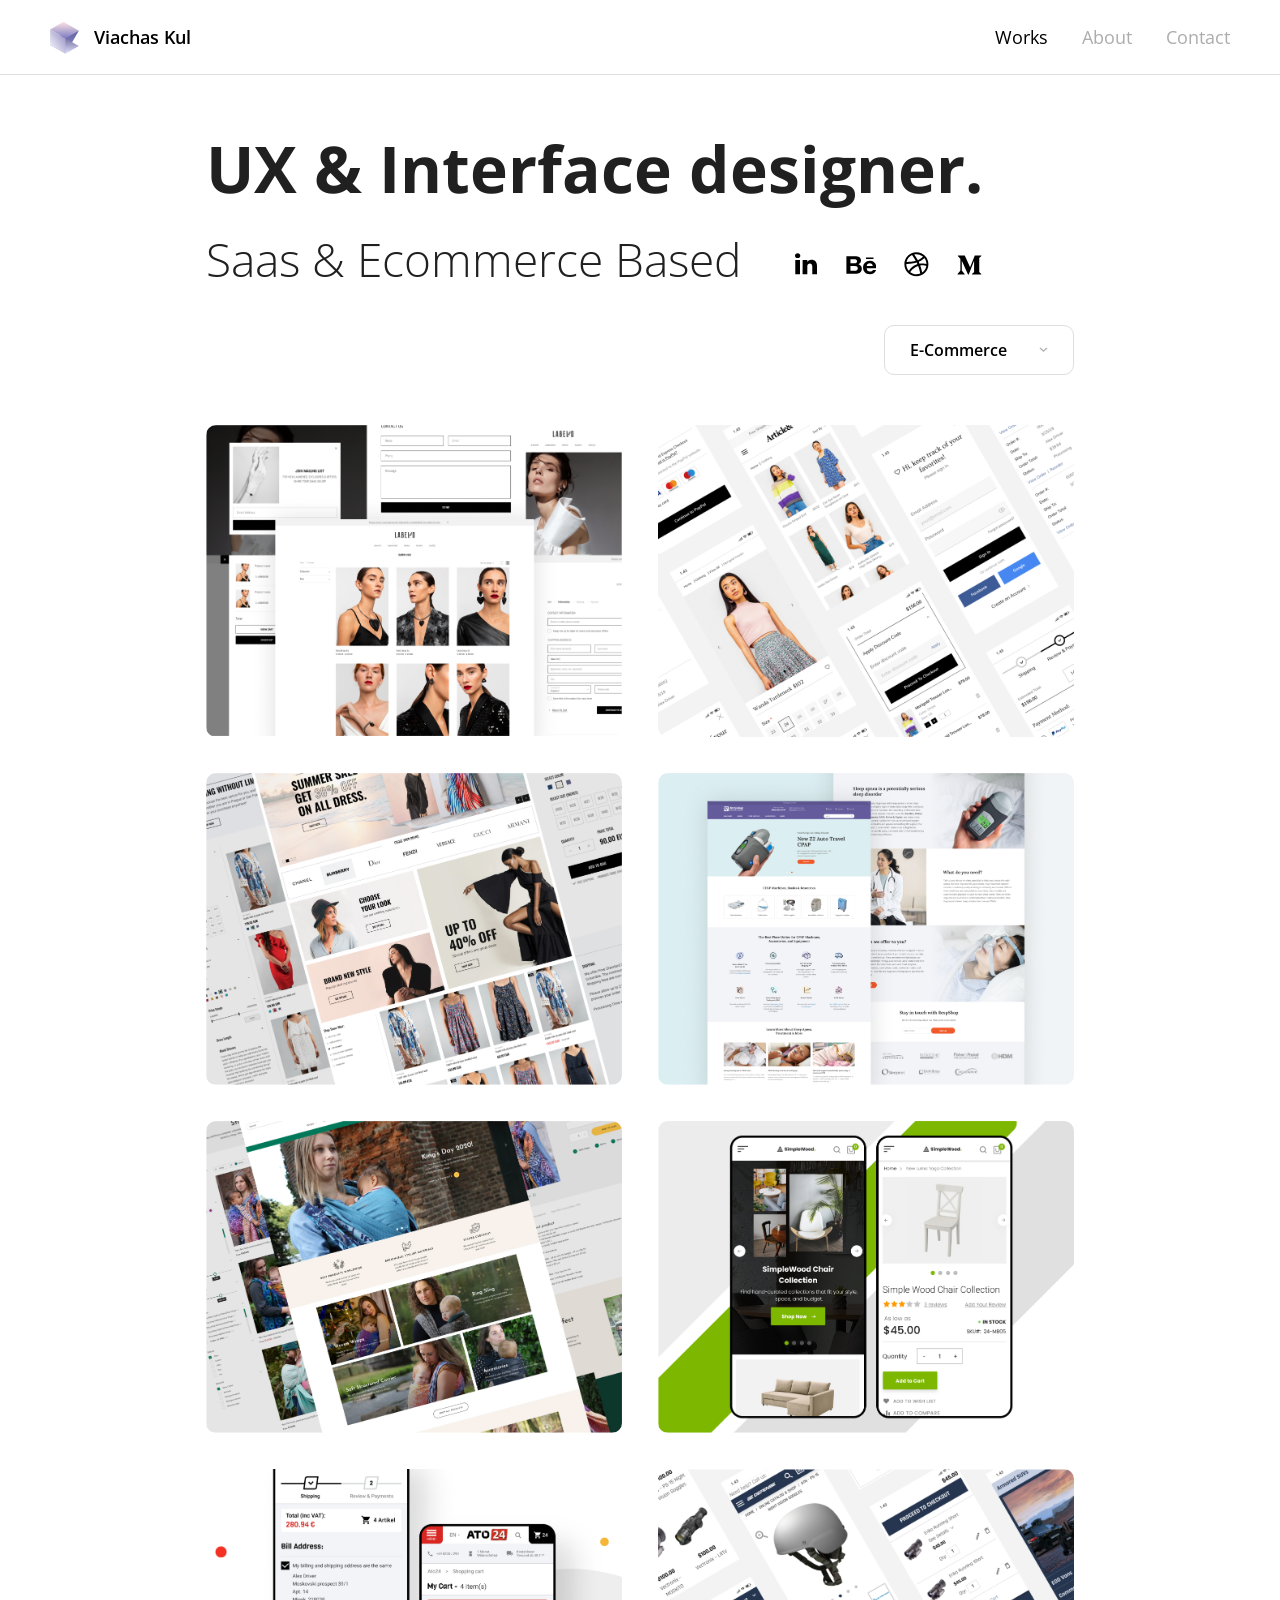
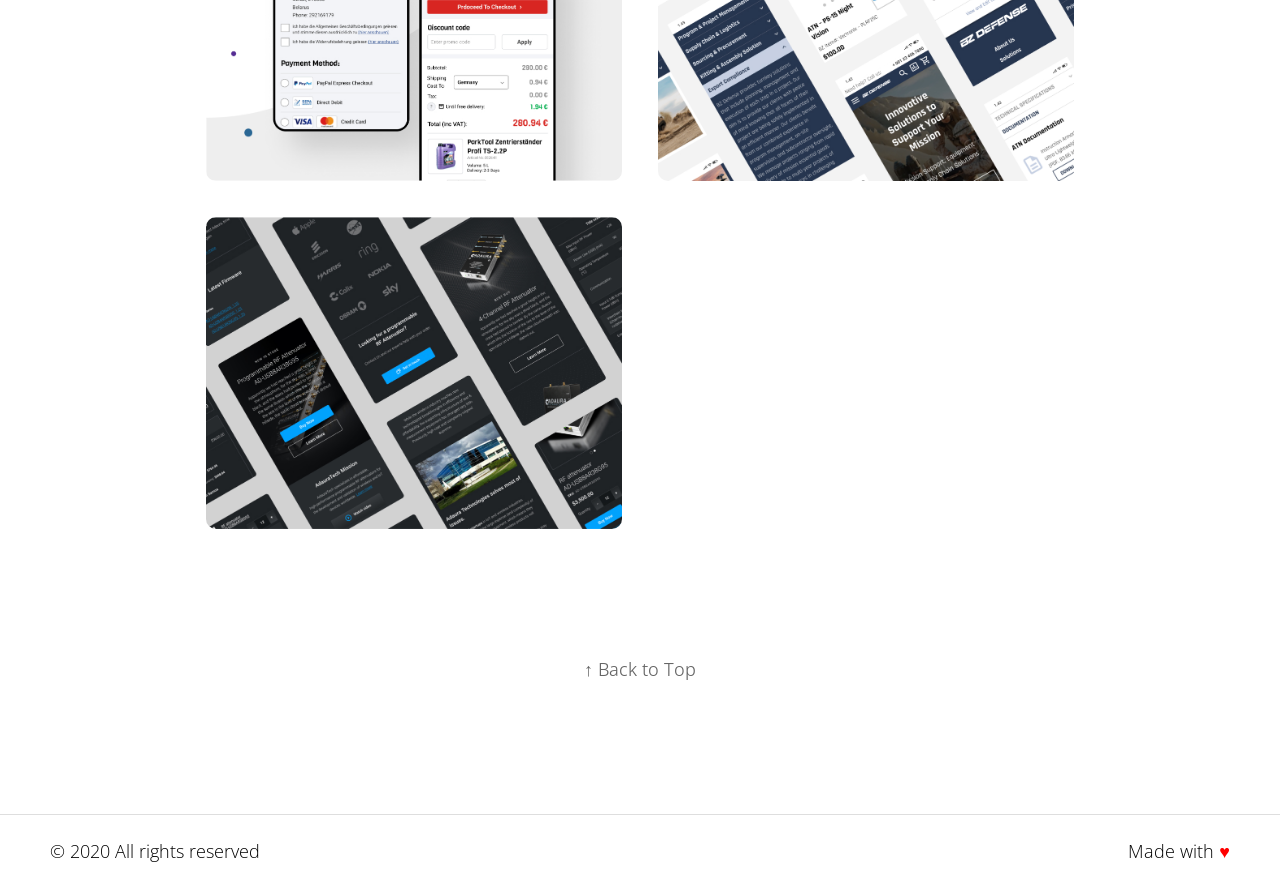
<file: slavaPortfolio/try.html>
<!DOCTYPE html>
<html>
    <head>
        <title>Cubic</title>
        <meta name="viewport" content="width=device-width, initial-scale=1">
        <link rel="stylesheet" href="./src/css/style.css"/>
        <link href="https://fonts.googleapis.com/css2?family=Open+Sans:ital,wght@0,300;0,400;0,600;0,700;0,800;1,300;1,400;1,600;1,700;1,800&display=swap" rel="stylesheet">  
    </head>
    <body class="">
        <div class="main">
            <header class="header">
                <div class="logo">
                    <img src="./src/images/logo.svg">
                    <span>Viachas Kul</span>
                </div>
                <div class="menu">
                    <ul></ul>
                </div>
            </header>
            <main>
            </main>
            <footer class="footer">
                <span>© 2020 All rights reserved</span>
                <span>Made with <b style="color:red">♥</b></span>
            </footer>
        </div>
        <div class="pop-up scroll hidden">
            <div class="close-icon">
                <svg xmlns="http://www.w3.org/2000/svg" width="30" height="30" viewBox="0 0 30 30" fill="none">
                    <path d="M16.8161 14.8274L27.605 25.6163L25.5665 27.6547L14.7776 16.8658L4.03846 27.605L2 25.5665L12.7392 14.8274L2 4.08817L4.03846 2.04972L14.7776 12.7889L25.5665 2L27.605 4.03846L16.8161 14.8274Z" fill="black"/>
                </svg>
            </div>
            <div class="pop-up-container">
                <div class="pop-up-body">
                </div>
                <div class="pop-up-right-body"></div>
            </div>
        </div>
        <script src="./src/script/script.js"></script>
        <script>
            let frame = new PageBuilder();
        </script>
    </body>
</html>
</file>
<file: slavaPortfolio/src/css/style.css>
/* Default rules for all */

* {
  margin: 0;
  font-family: 'Open Sans';
  background-repeat: no-repeat;
}

:root{
  --main-text-color: #202020;

}

html{
  scroll-behavior: smooth;
}

.header, .footer, main{
  box-sizing: border-box;
  display: flex;
  width: 100%;
}

.header{
  align-items: center;
  justify-content: space-between;
  border-bottom: 1px solid #DEDEDE;
}

.header .logo {
  display: flex;
  align-items: center;
}
.header .logo span {
  padding-left: 15px;
  font-weight: 600;
  font-size: 18px;
  line-height: 24px;
}

.header .menu {
  display: flex;
  flex-direction: row;
}

.header .menu ul {
  list-style: none;
  padding: 0;
}

.header .menu ul li {
  padding-right: 34px;
  color: #ACACAC;
  font-style: normal;
  font-weight: normal;
  font-size: 18px;
  line-height: 123%;

  cursor: pointer;
}
.header .menu ul li:last-child{
  padding-right: 0;
}

.header .menu ul li.current {
  color: #000000;
}

.footer {
  position: absolute;
  top: max(100%, calc(100vh - 75px));
  align-items: center;
  justify-content: space-between;

  height: 75px;
  border-top: 1px solid #DEDEDE;

  font-weight: 300;
  font-size: var(--header);
  line-height: 21px;
}

main {
  flex-direction: column;
}

.selected {
  color: black;
}

.default {
  color: #ACACAC;
}

.h1{
  font-weight: 600;
  font-size: var(--h1);
  line-height: 176%;
  color: var(--main-text-color);
}

.h0{
  font-weight: bold;
  font-size: var(--h0);
  line-height: 123%;
  color: var(--main-text-color);
}

.caption{
  font-weight: 300;
  font-size: var(--caption  );
  line-height: 176%;
  color: var(--main-text-color);
}

.text-align-left{
  text-align: left;
}
.text-align-center{
  text-align: center;
}
.text-align-right{
  text-align: right;
}

.align-self-left{
  align-self: flex-start;
}
.align-self-center{
  align-self: center;
}
.align-self-right{
  align-self: flex-end;
}

.padding-right-50px{
  padding-right: 50px;
}
.padding-right-25px{
  padding-right: 25px;
}

.margin-top-10px{
  margin-top:10px;
}
.margin-top-25px{
  margin-top:25px;
}
.margin-bottom-10px{
  margin-bottom:10px;
}

.box{
  display:block;
}

.picture{ 
  max-width: 390px;
  width: 100%;
  margin-top: 45px;
}

.link-icon{
  height: 30px;
}
.link-icon:hover > path{
  fill:#9B51E0;
}


.paragraph{
  margin-top: 45px;
  align-self: center;
  width: min(720px, 100%);
  font-weight: 300;
  font-size: var(--text);
  line-height: 176%;
  /* or 32px */
  
  text-align: center;
  
  color: #000000
}

.paragraph > a{
  text-decoration: underline;
  cursor: pointer;
}

.paragraph > a.link_in_text{
  text-decoration: underline;
  cursor: pointer;
  padding-left: min(54px, 10%);
}
.paragraph > a.link_in_text:first-child{
  padding-left: 0;
}

.grid{
  padding: 0;
  display: grid;
  align-self: flex-end;
  width: 100%;
  list-style: none;
}
.grid > li{
  overflow: hidden;
  padding-bottom: 75%;
  height: 0;
  position: relative;
  border-radius: 10px;
}
.grid > li > img{
  width:100%;
}
.grid > li > div{
  display: flex;
  position: absolute;
  top: 0;
  bottom: 0;
  left: 0;
  right: 0;
  justify-content: space-between;
  height: calc(100% - 90px);
  padding: 45px 50px;
  flex-direction: column;
  opacity: 0;
  background: linear-gradient(0deg, rgba(0, 0, 0, 0.5), rgba(0, 0, 0, 0.5));
  transition-duration: 0.25s;
  color: white;
}
.grid > li:hover > div{
  opacity: 1;
}
.grid > li > div > span.title{
  font-weight: bold;
  font-size: var(--h2);
  line-height: 128.51%;
}
.grid > li > div > span.title > span{
  font-weight: 300;
  font-size: var(--header);
  line-height: 128.51%;
  position: relative;
  top: -15px;
  left: 10px;
}
.grid > li > div > span.descr{
  font-weight: 600;
  font-size: var(--header);
  line-height: 123%;
}

.to-top-button{
  width: 100%;
  font-weight: 350;
  font-size: var(--ind1);
  line-height: 24px;
  display: flex;
  justify-content: center;
  align-items: center;
  transition-duration: 0.25s;
  color: #666666;
  cursor: pointer;
}

.default{
  font-weight: 300;
  font-size: var(--header);
  line-height: 176%;
  /* or 32px */
  
  text-align: left;
  
  color: #000000
}

.blur{
  filter:blur(5px);
}
.main{
  position: relative;
}

.pop-up{
  position: fixed;
  overflow-x: hidden;
  overflow-y: scroll;
  top: 0px;
  left: 0px;
  right: 0px;
  bottom: 0px;
  z-index: 1000;
  background: rgba(0,0,0,0.5);
}
.pop-up-container{
  position: absolute;
  align-content: center;
  display: flex;
  flex-direction: column;
  width: 100%;
}
.pop-up-body{
  position: absolute;
  align-self: center;
  display: flex;
  flex-direction: column;
  width: 100%;
  max-width: 750px;
  padding: 35px 40px;
  background: #FFFFFF;
  border-radius: 20px;
  margin: 75px 0;
}
.no-scroll{
  overflow-x: hidden;
  overflow-y: hidden;
}
.scroll{
  overflow-y: scroll;
}
.visible{
  display:initial;
}
.hidden{
  display: none;
}
.close-icon{
  position: absolute;
  z-index: 999;
  top: 30px;
  right: 30px;
  width: 30px;
  height: 30px;
  display: flex;
  justify-content: center;
}
.close-icon path{
  fill: white;
  fill-opacity: 0.2;
  transition-duration: 0.15s;
}
.close-icon:hover path{
  fill-opacity: 0.7;
}

.pop-up-body > span.title{
  display: block;
  font-weight: bold;
  font-size: var(--h3);
  line-height: 123%;
  color: var(--main-text-color);
}
.pop-up-body > span.subtitle{
  display: block;
  font-weight: normal;
  font-size: var(--subhead);
  line-height: 123%;
  color: #666666;
  margin-top: 15px;
}


.bar{
  overflow: hidden;
  overflow-x: scroll;
  -ms-overflow-style: none;
  scrollbar-width: none;
}
.bar::-webkit-scrollbar {
  display: none;
}
.output {
  background-size: contain;
  padding-top: 75%;
  display: flex;
  flex-direction: row;
  position: relative;
  margin-top:15px;
}
.bar > ul{
  list-style: none;
  padding: 0;
  display: flex;
  flex-direction: row;
  align-content: center;
  height: 75px;
  margin-top: 15px;
}
.bar > ul > li{
  height: 100%;
  margin-right: 18px;
  border: none;
  box-sizing: border-box;
  border-radius: 5px;
}
.bar > ul > li.selected{
  border: 3px solid #7B61FF;
}
.bar > ul > li > img{
  height: 100%;
  border-radius: 5px;
}
.output > .arrow{
  position: absolute;
  top: 0;
  display: flex;
  justify-content: center;
  width: 100px;
  height: 100%;
  opacity: 0;
  cursor: pointer;
  transition-duration: 0.3s;
}
.output > .arrow:hover{
  opacity: 1;
}
.output > .right{
  right: 0;
  background: linear-gradient(270deg, rgba(255, 255, 255, 0.88) 0%, rgba(255, 255, 255, 0) 100%);
}
.output > .left > img{
  transform: rotate(90deg);
}
.output > .right > img{
  transform: rotate(-90deg);
}
.output > .left{
  background: linear-gradient(90deg, rgba(255, 255, 255, 0.88) 0%, rgba(255, 255, 255, 0) 100%);
  left: 0;
}

.pop-up-body > div.info{
  display: flex;
  flex-direction: row;
  justify-content: flex-start;
  margin-top: 25px;
}
.pop-up-body > div.info > div{
  margin-right: 67px;
}
.pop-up-body > div.info > div > span{
  display:block;
  font-weight: normal;
  font-size: 15px;
  line-height: 123%;
  color: #666666;
}
.pop-up-body > div.info > div > span.title{
  font-weight: bold;
  margin-bottom:  11px;
}
.pop-up-body > p{
  font-weight: 300;
  font-size: var(--text);
  line-height: 176%;
  color: var(--main-text-color);
  margin-top: 20px;
}
.pop-up-body a{
  text-decoration-line: underline;
  color: #9B51E0;
  cursor: pointer;
}
.pop-up > span{
  position: fixed;
  top: -12px;
  right: 33px;
  font-weight: 300;
  font-size: 72px;
  line-height: 176%;
  color: rgba(255, 255, 255, 0.29);
  transform: rotate(45deg);
  cursor:pointer;
}
.pop-up > span:hover{
  color: rgba(255, 255, 255, 0.6);
}
.pop-up-right-body{
  visibility: hidden;
  position: absolute;
  top: 0;
  right: 0;
  width: 77%;
  height: 100vh;
  background: white;
}
.pop-up-right-body > ul{
  list-style: none;
  padding: 0;
  margin-top: 25px;
  font-size: 20px;
  line-height: 50px;
  color: #000000;
}
.pop-up-right-body > ul > li{
  padding: 0 35px;
}
.pop-up-right-body > button{
  position: absolute;
  left: 12%;
  bottom: 31px;
  box-sizing: border-box;
  width: 76%;
  height: 45px;
  background: #9B51E0;
  border-radius: 6px;
  border-style: none;
  font-weight: bold;
  font-size: 14px;
  line-height: 10px;
  color:white;
}
.pop-up-right-body[class*=visible]{
  visibility: visible;
}

/* Responsive rules */
@media screen and (min-width: 376px){
  .header .menu .menu-icon{
    display: none;
  }
  .header, .footer{
    padding: 0 50px;
  }
  main{
    padding: 55px 206px;
  }
  .header {
    height: 75px;
  }

  button.filter{
    width: 190px;
  }

  .header > .menu > ul{
    display: flex;
    flex-direction: row;
  }
 
  .mobile-true, .desktop-false{
    display: none;
  }
  .mobile-false, .desktop-true{
    display: initial;
  }

  button.filter > ul{
    width: 190px;
  }
  button.filter[class~="opened"] > ul{
    top: 70px;
  }

  .grid{
    grid-template-columns: repeat(auto-fill, minmax(400px, 1fr));
    grid-gap: 36px;
    margin: 50px 0;
  }

  .to-top-button{
    height: 180px;
  }

  :root{

    --h0: 64px;
    --h1: 48px;
    --caption: 46px;
    --header: 18px;
    --text: 18px;
    --subhead: 16px;
    --h2: 40px;
    --h3: 28px;
    --ind1: 18px;
  
  }

}

@media screen and (max-width: 375px){
  .header, .footer, main{
    padding: 0 16px;
  }
  main{
    padding-top: 25px;
  }
  .header .logo > img{
    width: 25px;
  }
  .header {
    position: sticky;
    top:0;
    z-index: 9999;
    background: white;
  }
  .header > .menu > ul{
    display: none;
  }
  .header {
    height: 64px;
  }

  button.filter{
    width: 100%;
  }
  
  .mobile-true, .desktop-false{
    display: initial;
  }
  .mobile-false, .desktop-true{
    display:none;
  }

  button.filter > ul{
    width: 100%;
  }
  button.filter[class~="opened"] > ul{
    top: 60px;
  }

  .grid{
    grid-template-columns: 1fr;
    grid-gap: 16px;
    margin: 17px 0;
  }
  
  .to-top-button{
    height: 130px;
    padding-bottom: 16px;
  }

  .pop-up-container{
  }
  .pop-up-body{
    border-radius: 0;
    padding:  18px 16px;
    box-sizing: border-box;
    max-width: 375px;
    margin: 0 0;
  }
  .pop-up-body > :first-child{
    max-width: 300px;
  }
  .pop-up > .close-icon{
    top:24px;
  }
  .pop-up > .close-icon svg{
    width: 22px;
  }
  .pop-up > .close-icon  path{
    fill : black;
  }
  
  :root{
    --h0: 36px;
    --h1: 24px;
    --caption: 24px;
    --header: 14px;
    --text: 16px;
    --subhead: 16px;
    --h2: 20px;
    --h3: 24px;
    --ind1: 18px;
  }
}

/* Custom rules */

form{
  width: 100%;
  max-width: 600px;
  display:flex;
  flex-direction: column;
  align-self: center;
}
form  label, form   input, form   textarea{
  display: block;
  margin-top:12px;
  box-sizing: border-box;
}
form  label{
  font-weight: 600;
  font-size: var(--header);
  line-height: 18px;
  margin-top:17px;
}
form  input{
  font-weight: normal;
  font-size: var(--subhead);
  line-height: 20px;
  padding: 12px 16px;
  border-radius:6px;
  border:none;
  background: #F3F3F4;
  width:100%;
}
form  input[type=submit]{
  align-self: flex-start;
  font-weight: bold;
  background: #9B51E0;
  color: white;
  width: unset;
  margin:0;
  cursor:pointer;
}
form  textarea{
  font-weight: normal;
  font-size: var(--subhead);
  line-height: 20px;
  padding: 12px 16px;
  border-radius:6px;
  border:none;
  background: #F3F3F4;
  width:100%;
  height: 160px;
  resize: none;
  outline: none;
}
form > div{
  display: flex;
  flex-direction: row;
  align-items: center;
  margin-top: 15px;
}
form > div > span{
  margin-left: 19px;
  font-style: normal;
  font-weight: 300;
  font-size: var(--header);
  line-height: 176%;
}
form > div > span > a{
  margin-left: 10px;
  color: #9B51E0;
}

button.filter{
  display: flex;
  overflow: hidden;
  position: relative;
  align-content: center;
  align-items: center;
  justify-content: space-between;
  background: #FFFFFF;
  border: 1px solid #DEDEDE;
  box-sizing: border-box;
  border-radius: 10px;
  height: 50px;
  padding: 0 25px;
  transition-duration: 0.25s;
  cursor: pointer;
  outline: none;
}
button.filter > ul{
  opacity: 0;
  position: absolute;
  top: 90px;
  left: -1px;
  padding: 15px 0;
  list-style: none;
  background: white;
  z-index: 999;
  border: 1px solid #F5F5F5;
  box-sizing: border-box;
  box-shadow: 0px 0px 60px rgba(0, 0, 0, 0.15);
  border-radius: 10px;
  font-weight: 600;
  font-size: var(--subhead);
  line-height: 221.5%;
  text-align: left;
  color: #ACACAC;
  transition-duration: 0.25s;
}
button.filter > span{
  font-weight: 600;
  font-size: var(--subhead);
  line-height: 176%;
}
button.filter > img{
  transition-duration: 0.25s;
}
button.filter > ul > li{
  padding: 0 25px;
}
button.filter > ul > li:hover{
  background: #F5F5F5;
}
button.filter > ul > li.selected{
  color: black;
}
button.filter[class~="opened"]{
  background: #F5F5F5;
  overflow: visible;
}
button.filter[class~="opened"] > ul{
  opacity: 1;
}
button.filter[class~="opened"] > img{
  transform: rotate(180deg); 
}
</file>
<file: playground/blog-image-creator/src/css/style.css>
:root{
  --margin-container-top:80px;
  --margin-container-left: 80px;
  --margin-container-right: 50px;
  --margin-container-bottom: 0px;
  --margin-top-low:10px;
  --margin-top-middle:20px;
  --margin-top-high:40px;
  --border-radius-low: 10px;

  --button-text-color: white;
  --button-color: #d85894;
  --button-font-size: 18px;
  --button-height: 50px;
  --button-width: 250px;

  --clicker-font-size:18px;
  --clicker-color: #b1b1b1;

  --title-font-size: 24px;
  --title-color: #494949;

  --textarea-font-size: 18px;
  --textarea-color:#3e3e3e;

  --option-size: 18px;
  --option-color: #494949;

  --list-font-size: 18px;
  --list-color: #3e3e3e;
}
*{
  font-family: Roboto, sans-serif;
}

.row-container, .column-container { display: flex; }
.row-container { flex-direction: row; }
.grid{ display: grid; list-style: none;}
.none[class*="none"]{ display: none;}
.column-container { flex-direction: column; }
.flex-start { justify-content: flex-start; }
.flex-end { justify-content: flex-end; }
.space-between { justify-content: space-between; }
.align-center { align-items: center; }
.align-flex-start { align-items: flex-start; }
.align-flex-end { align-items: flex-end; }
.margin-top-low { margin-top: var(--margin-top-low); }
.margin-top-middle { margin-top: var(--margin-top-middle); }
.margin-top-high { margin-top: var(--margin-top-high); }

body{
  background: #F5F5FD;
}
.content-container{
  align-items: center;
  min-width: 900px;
}
#content{ 
  display: flex; 
  padding: 30px;
  box-sizing: border-box;
  width: 100%;
  max-width: 1200px;
}
#settings-switcher-label{
  width: 50px;
  height: 50px;
  background: #fff;
  padding: 5px;
  box-sizing: border-box;
  border-radius: 6px;
  transition-duration: 0.25s;
}
#settings-switcher-label:hover{
  background: #eee;
}
.container { 
  margin: var(--margin-container-top) var(--margin-container-right) var(--margin-container-bottom) var(--margin-container-left); 
  width: calc(100% - var(--margin-container-left) - var(--margin-container-right));
}
.output-panel {
  position: relative;
  width: 76%; 
  padding: 25px;
  box-sizing: border-box;
  background: white;
  border-radius: 14px;
}
.output-panel::after, .palette-panel::after, .illustrations-panel::after, .options-panel::after{
  content: "";
  width: 60%;
  height: 70%;
  position: absolute;
  z-index: -1;
  bottom: 0;
  left: 20%;
  box-shadow: 0px 4px 200px rgb(0 0 0 / 0.15);
}
.illustrations-panel, .options-panel{
  position: relative;
  width: 100%; 
  padding: 25px;
  padding-bottom: 30px;
  box-sizing: border-box;
  background: white;
  border-radius: 14px;
}
.label{
  font-weight: 300;
  font-size: 14px;
  line-height: 150%;
}
.label::after{
  content: " *";
  color: #ff3366;
}
.palette-panel{
  position: relative;
  width: 22%;
  padding: 25px;
  box-sizing: border-box;
  background: white;
  border-radius: 14px;
}

.palette{
  list-style: none;
}
.palette > li{
  position: relative;
  width:100%;
  height: 25px;
  background: linear-gradient(90deg, #C31432 0%, #240B36 100%);
  border-radius: 6px;
  box-sizing: border-box;
}
.palette > li:hover {
  box-shadow: 0 0 0 2px #ff3366;
  border: 1px solid #fff;
}
.palette > li ~ li{
  margin-top: 10px;
}
.palette > li.current {
  border: 1px solid #000000;
}
.palette > li.current::after {
  position: absolute;
  width: 15px;
  height: 15px;
  content: "";
  top: 3.75px;
  right: -7.5;
  background: url("../img/current.png");
}

canvas{ width: 100%; border-radius: 4px;}
.icon{
  cursor: pointer;
}
button{
  width: var(--button-width);
  height: var(--button-height);
  border: none;
  border-radius: 25px;
  background-color: #FF3366;

  font-weight: 300;
  font-size: 18px;
  line-height: 150%;
  color: white;
  cursor: pointer;
  white-space: nowrap;
}
button#randomize::before {
  display: inline-block;
  content: "";
  width: 15px;
  height: 17px;
  background: url(../img/random-icon.svg);
  margin-right: 10px;
  top: 2;
  position: relative;
}
button.transparent{
  background: none;
  border: 1px solid #FF3366;
  color: #ff3366;
}
button ~ button{
  margin-left: 15px;
}
.clicker{
  font-size: var(--clicker-font-size);
  color: var(--clicker-color);
  cursor: pointer;
}
[class*="-container"].flex-start .clicker{ margin-left: 25px;}
.title{
  font-weight: bold;
  font-size: var(--title-font-size);
  color: var(--title-color);
}
textarea{
  width: 100%;
  height: 160px;
  box-sizing: border-box;
  padding: 12px 20px;
  resize: none;

  background: #FFFFFF;
  border: 1px solid #CCCCCC;
  border-radius: 6px;
  
  font-weight: 300;
  font-size: 18px;
  line-height: 150%;
  color: #484848;
}
.option{
  font-weight: bold;
  font-size: var(--option-size);
  color: var(--option-color);
}
.list{
  width: 250px;
  height: 50px;
  border: 2px solid #AEAEAE;
  box-sizing: border-box;
  border-radius: 10px;
  padding: 0 27px;

  font-weight: normal;
  font-size: var(--list-font-size);
  color: var(--list-color);
  cursor: pointer;
}

.illustrations{
  grid-template-columns: repeat(5, 1fr);
  grid-gap: 25px;
}
#validIllustrations{
  padding: 25px;
}
.illustrations > li{
  width: 100%;
  padding-top: 100%;
  position: relative;
  background: white;
  border: 1px solid #CCCCCC;
  border-radius: 6px;
}
.illustrations > li:hover {
  border-color: #ff3366;
}
.illustrations > li > div{
  position: absolute;
  top:0;
  left:0;
  width: 100%;
  height: 100%;
  box-sizing: border-box;
  border-radius: 6px;
  overflow: hidden;
  background: #eee;
  animation: pulse 1s infinite;
}
.illustrations > li.current{
  border: 1px solid #000;
}
.illustrations > li.current::after {
  position: absolute;
  z-index: 1000;
  width: 15px;
  height: 15px;
  content: "";
  top: -7.5;
  right: -7.5;
  background: url("../img/current.png");
}
.illustrations > li > div.loaded{
  animation: none;
  background: white;
}
.illustrations > li > div > img{
  position: relative;
  width:   100%;
}
.illustrations > li.hide{
  display: none;
}

.text-input{
  background: #0000;
  border: none;
  width: 100%;
  font-weight: 300;
  font-size: 16px;
  line-height: 150%;
  color: #9D9D9D;
  padding: 0;
  margin: 0;
}

.filter-container{
  flex-wrap: wrap;
  background: #FFFFFF;
  border: 1px solid #CCCCCC;
  box-sizing: border-box;
  border-radius: 6px;
  width: 100%;
  font-weight: 300;
  font-size: 16px;
  line-height: 150%;
  color: #9D9D9D;
  padding: 12px 10px 12px 15px;
}
.tags-bar{
  align-items: center;
}
.tags-suggestion-bar{
  background: #f9f9f9;
  border-radius: 0px 0px 10px 10px;
}
#tags-suggestion-bar{
  align-items: center;
  padding: 18px 25px;
}
#tags-suggestion-bar:not([style*="none"]) ~ #validIllustrations{
  padding-top: 0;
}
.tags-bar > button{
  overflow: hidden;
  box-sizing: border-box;
  width: auto;
  padding-top: initial;
  padding-bottom: initial;
  padding-left: 24px;
  padding-right: 15px;
  height: 33px;
  font-size: 14px;
  background: white;
  color: #ff3366;
  border: 1px solid #FF3366;
  margin-bottom: 5px;
  margin-left: 0px;
  margin-right: 10px;
}
#tags-suggestion-bar > button{
  overflow: hidden;
  box-sizing: border-box;
  width: auto;
  padding-top: initial;
  padding-bottom: initial;
  padding-left: 24px;
  padding-right: 24px;
  height: 33px;
  font-size: 14px;
  background: white;
  color: #ff3366;
  border: 1px solid #FF3366;
  margin-left: 0px;
  margin-right: 10px;
}
.tags-bar > button.active{
  background: #ff3366;
  color: white;
  border: none;
}
.tags-bar > button::after {
  display: inline-block;
  content: "";
  width: 10px;
  height: 10px;
  background: url(../img/close-icon.svg);
  background-size: 10px 10px;
  margin-left: 10px;
  top: 1;
  position: relative;
}

.options-panel div.row-container{
  align-items: center;
}
.options-panel.hide{
  display: none;
}
.title{
  width: fit-content;

  font-family: Roboto, sans-serif;
  font-style: normal;
  font-weight: bold;
  font-size: 30px;
  line-height: 60px;

  color: #000000;
  margin-bottom: 5px;
}
.subtitle{
  width: fit-content;

  font-family: Roboto;
  font-style: normal;
  font-weight: bold;
  font-size: 18px;
  line-height: 150%;

  color: #000000;
  margin-bottom: 15px;
}
.operation{
  width: fit-content;

  font-family: Roboto, sans-serif;
  font-style: normal;
  font-weight: 300;
  font-size: 18px;
  line-height: 150%;

  color: #FF3366;
  cursor: pointer;
}
.checkbox-container, .input-field, .colors-input-container{
  margin-right: 40px;
  margin-bottom: 15px;
}
.checkbox-container > span, .input-field > span, .colors-input-container > span{
  width: max-content;

  font-family: Roboto, sans-serif;
  font-style: normal;
  font-weight: 300;
  font-size: 14px;
  line-height: 150%;
  margin-right: 15px;

  color: #000000;
}
.input-field > input, .colors-input-container > input{
  height: 50px;
  width: 100px;

  background: #FFFFFF;
  border: 1px solid #CCCCCC;
  box-sizing: border-box;
  border-radius: 6px;
  text-align: center;
}
.input-field > input:hover, .colors-input-container > input:hover{
  border: 1px solid #ff3366;
}
.half-width > input{
  width: 200px;
}
.full-width > input{
  width: 100%;
}
.full-width{
  width: 100%;
}
.options{
  margin-left: 15px;
}
span.color-icon{
  display: inline-block;
  height: 50px;
  width: 50px;

  background: #000000;
  border: 1px solid #CCCCCC;
  box-sizing: border-box;
  border-radius: 6px;
  margin-left: 10px;
  margin-right: 0;
}

.settings::after {
  content: "";
  width: 60%;
  height: 70%;
  position: absolute;
  z-index: -1;
  bottom: 0;
  left: 20%;
  box-shadow: 0px 4px 200px rgb(0 0 0 / 0.15);
}
.settings {
  position: relative;
  width: 100%; 
  padding: 30px;
  box-sizing: border-box;
  background: white;
  border-radius: 14px;
}
.text-bar{
  display: flex;
  flex-direction: row;
  width: fit-content;
  overflow: hidden;
  box-sizing: border-box;
}
.text-bar > span{
  padding: 0 18px;
  font-family: Roboto, sans-serif;
  font-weight: 300;
  font-size: 16px;
  border: 1px solid #CCCCCC;
  box-sizing: border-box;
  line-height: 50px;

  color: #000000;
}
.text-bar > span:first-of-type{
  border-radius: 6px 0px 0px 6px;
}
.text-bar > span:last-of-type{
  border-radius: 0px 6px 6px 0px;
}
.text-bar > span:hover{
  background: #eee;
}
.text-bar > span:active, .text-bar > span.active{
  background: #ff3366;
  color: #fff;
  border-color: #ff3366;
}

.tabs-container > input[type="radio"]{
  display: none;
}
.tabs-labels{
  display: flex;
  flex-direction: row;
  width: fit-content;
  overflow: hidden;
  box-sizing: border-box;
}
.tabs-labels > label{
  user-select: none;
  padding: 0 18px;
  font-family: Roboto, sans-serif;
  font-weight: 300;
  font-size: 16px;
  border: 1px solid #CCCCCC;
  box-sizing: border-box;
  line-height: 50px;

  color: #000000;
}
.tabs-labels > label:first-of-type{
  border-bottom-left-radius: 6px;
  border-top-left-radius: 6px;
}
.tabs-labels > label:last-of-type{
  border-bottom-right-radius: 6px;
  border-top-right-radius: 6px;
}
.tabs-labels > label:hover{
  background: #eee;
}
#one:checked ~ .tabs-labels #one-label,
#two:checked ~ .tabs-labels #two-label,
#three:checked ~ .tabs-labels #three-label,
#four:checked ~ .tabs-labels #four-label {
  background: #ff3366;
  color: #fff;
  border-color: #ff3366;
}
.tabs > .tab{ display: none; padding-top: 30px; }
.tabs > .tab:empty{ padding-top: 0; }
#one:checked ~ .tabs #one-tab,
#two:checked ~ .tabs #two-tab,
#three:checked ~ .tabs #three-tab,
#four:checked ~ .tabs #four-tab {
  display: flex;
  flex-direction: column;
}

.checkbox{
  display: flex;
  flex-direction: row;
  width: fit-content;
  cursor: pointer;
  user-select: none;
}
.checkbox > label{
  cursor: pointer;
  font-family: Roboto, sans-serif;
  font-style: normal;
  font-weight: 300;
  font-size: 18px;

  color: #000000;
}
.checkbox > input:checked {
  background: #ff3366;
  border-color: #ff3366;
}
.checkbox > input:hover:not(:checked) {
  background: #eeeeee;
}
.checkbox > input {
  height: 20px;
  width: 20px;
  outline: none;
  display: inline-block;
  vertical-align: top;
  position: relative;
  margin: 0;
  cursor: pointer;
  border: 1px solid #cccccc;
  border-radius: 3px;
  -webkit-appearance: none;
  margin-right: 10px;
}
.checkbox > input:checked:after {
  content: '';
  position: absolute;
  display: inline-block;
  width: 5px;
  height: 9px;
  border: 2px solid white;
  border-top: 0;
  border-left: 0;
  left: 6px;
  top: 2px;
  transform: rotate(45deg);
}

.spoiler{
}
.spoiler > input{
  display: none;
}
.spoiler > input:checked ~ label{
  --r: 225deg;
}
.spoiler > input:checked ~ .content{
  display: flex;
}
.spoiler > label{
  display: flex;
  align-items: center;
  --r: 45deg;
  font-family: Roboto;
  font-style: normal;
  font-weight: 300;
  font-size: 18px;
  line-height: 27px;
  color: #FF3366;
}
.spoiler > label::after{
  content: "";
  display: inline-block;
  width: 4.25px;
  height: 4.25px;
  border: 1.2px solid #ff3366;
  border-left: none;
  border-top: none;
  transform: rotate(var(--r));
  margin-left: 8px;
  transition-duration: 0.25s;
}
.spoiler > .content{
  display: none;
  flex-direction: column;
  padding-top: 25px;
}

#settings-switcher{
  display: none;
}
#settings-switcher:checked ~ .settings{
  display: none;
}

.input > label, .input > input, .input > div > input{
  font-family: Roboto, sans-serif;
  font-style: normal;
  font-weight: 300;
  font-size: 16px;
  line-height: 24px;
  color: #000000;
  background: #0000;
}
.input > label{
  display: block;
  margin-bottom: 5px;
  width: fit-content;
}
.input > input{
  height: 50px;
  min-width: 100px;
  width: 100%;
  padding: 0 12px;

  border: 1px solid #CCCCCC;
  box-sizing: border-box;
  border-radius: 6px;
}

.input.color > input::after{
  content: "";
  display: inline-block;
  width: 40px;
  height: 40px;
  border: 1px solid #cccccc;
  border-radius: 4px;
  margin-left: 8px;
}

.input.color > div {
  width: fit-content;
  border: 1px solid #CCCCCC;
  box-sizing: border-box;
  height: 50px;
  border-radius: 6px;
}
.input.color > div > input[type="text"] {
  display: inline-block;
  border: none;
  box-sizing: border-box;
  height: 48px;
  width: calc(100% - 50px);
  padding: 0 12px;
}
.input.color > div > input[type="color"] {
  position: relative;
  border: 1px solid #cccccc;
  padding: 0px 0px;
  margin: 4px 5px;
  outline: none;
  width: 40px;
  height: 40px;
  box-sizing: border-box;
  background: none;
  border-radius: 6px;
  background-clip: content-box;
}
input[type="color"]::-webkit-color-swatch{
  border-radius: 5px;
  padding: 0;
  margin: 0;
  display: block;
  position: absolute;
  top: 0;
  left: 0;
  width: 100%;
  height: 100%;
  border:none;
  box-sizing: border-box;
}
input[type="color"]::-moz-color-swatch{
  border-radius: 5px;
  padding: 0;
  margin: 0;
  display: block;
  position: absolute;
  top: 0;
  left: 0;
  width: 100%;
  height: 100%;
  border:none;
  box-sizing: border-box;
}
</file>
<file: playground/easy/index.css>
:root{
    --size: max(10vw, 10vh);
}

body{
    background: white;
    position: fixed;
    top: 0;
    bottom: 0;
    right: 0;
    left: 0;
}

.card{
    position: fixed;
    top: 50%;
    left: 50%;
    transform: translate(-50%, -50%);

    width: calc(var(--size) * 4);
    height: calc(var(--size) * 4);
    background-color: white;
    border: 2px dashed #ddd;
}
.ball{
    --x: 0;
    --y: 0;
    --scale: 1;
    position: fixed;
    top: calc(50% - var(--y) * var(--size));
    left:  calc(50% + var(--x) * var(--size));
    transform: translate(-50%, -50%) scale(var(--scale));

    width: calc(var(--size) * 0.5);
    height: calc(var(--size) * 0.5);
    background-color: #ffa500;
    border-radius: 100%;
}
.log{
    position: fixed;
    bottom: 10px;
    left: 10px;
    font-family: sans-serif;
    font-size: 18pt;

}
.score{
    position: fixed;
    top: calc(50% + var(--size) * 2.4);
    left: 50%;
    width: 100%;
    transform: translate(-50%, -50%);

    text-align: center;
    font-family: sans-serif;
    font-weight: bold;
    font-size: 32pt;
}
.highscore{
    position: fixed;
    top: calc(50% + var(--size) * 2.8);
    left: 50%;
    width: 100%;
    transform: translate(-50%, -50%);

    text-align: center;
    font-family: sans-serif;
    font-weight: lighter;
    font-size: 24pt;
    color: rgb(175, 175, 175);
}
.elapsed{
    position: fixed;
    top: calc(50% - var(--size) * 2.4);
    left: 50%;
    width: 100%;
    transform: translate(-50%, -50%);

    text-align: center;
    font-family: sans-serif;
    font-weight: lighter;
    color: rgb(150, 150, 150);
    font-size: 32pt;
}
.touch{
    position: fixed;
    z-index: 999;
    top: 50%;
    left: 50%;
    width: max(100vw, 100vh);
    height: max(100vw, 100vh);
    opacity: 0.05;
    transform: translate(-50%, -50%) rotate(45deg);
    background: linear-gradient(90deg, rgba(0, 0, 0, 0.30) 50%, rgba(0, 0, 0, 0.00) 50%), linear-gradient(180deg, rgba(0, 0, 0, 0.30) 49.97%, rgba(0, 0, 0, 0.00) 50.02%), #D9D9D9;
    /* background: linear-gradient(90deg, rgba(0, 0, 0, 0.30) 50.22%, rgba(0, 0, 0, 0.00) 50.23%), linear-gradient(180deg, rgba(0, 0, 0, 0.00) 48.67%, rgba(0, 0, 0, 0.30) 48.67%), #D9D9D9; */
}
.disable{
    display: none;
}
.balls{
    position: fixed;
    top: 50%;
    left: 50%;
    transform: translate(-50%, -50%);

    width: calc(var(--size) * 4);
    height: calc(var(--size) * 4);
    background-color: white;
    border: 2px dashed #ddd;
}
.point{
    --x: 0;
    --y: 0;
    --scale: 1;
    --diameter: 0.5;
    --color: #ffa500;
    position: fixed;
    top: calc(50% - var(--y) * var(--size));
    left:  calc(50% + var(--x) * var(--size));
    transform: translate(-50%, -50%) scale(var(--scale));

    width: calc(var(--size) * var(--diameter));
    height: calc(var(--size) * var(--diameter));
    background-color: var(--color);
    border-radius: 100%;
}
</file>
